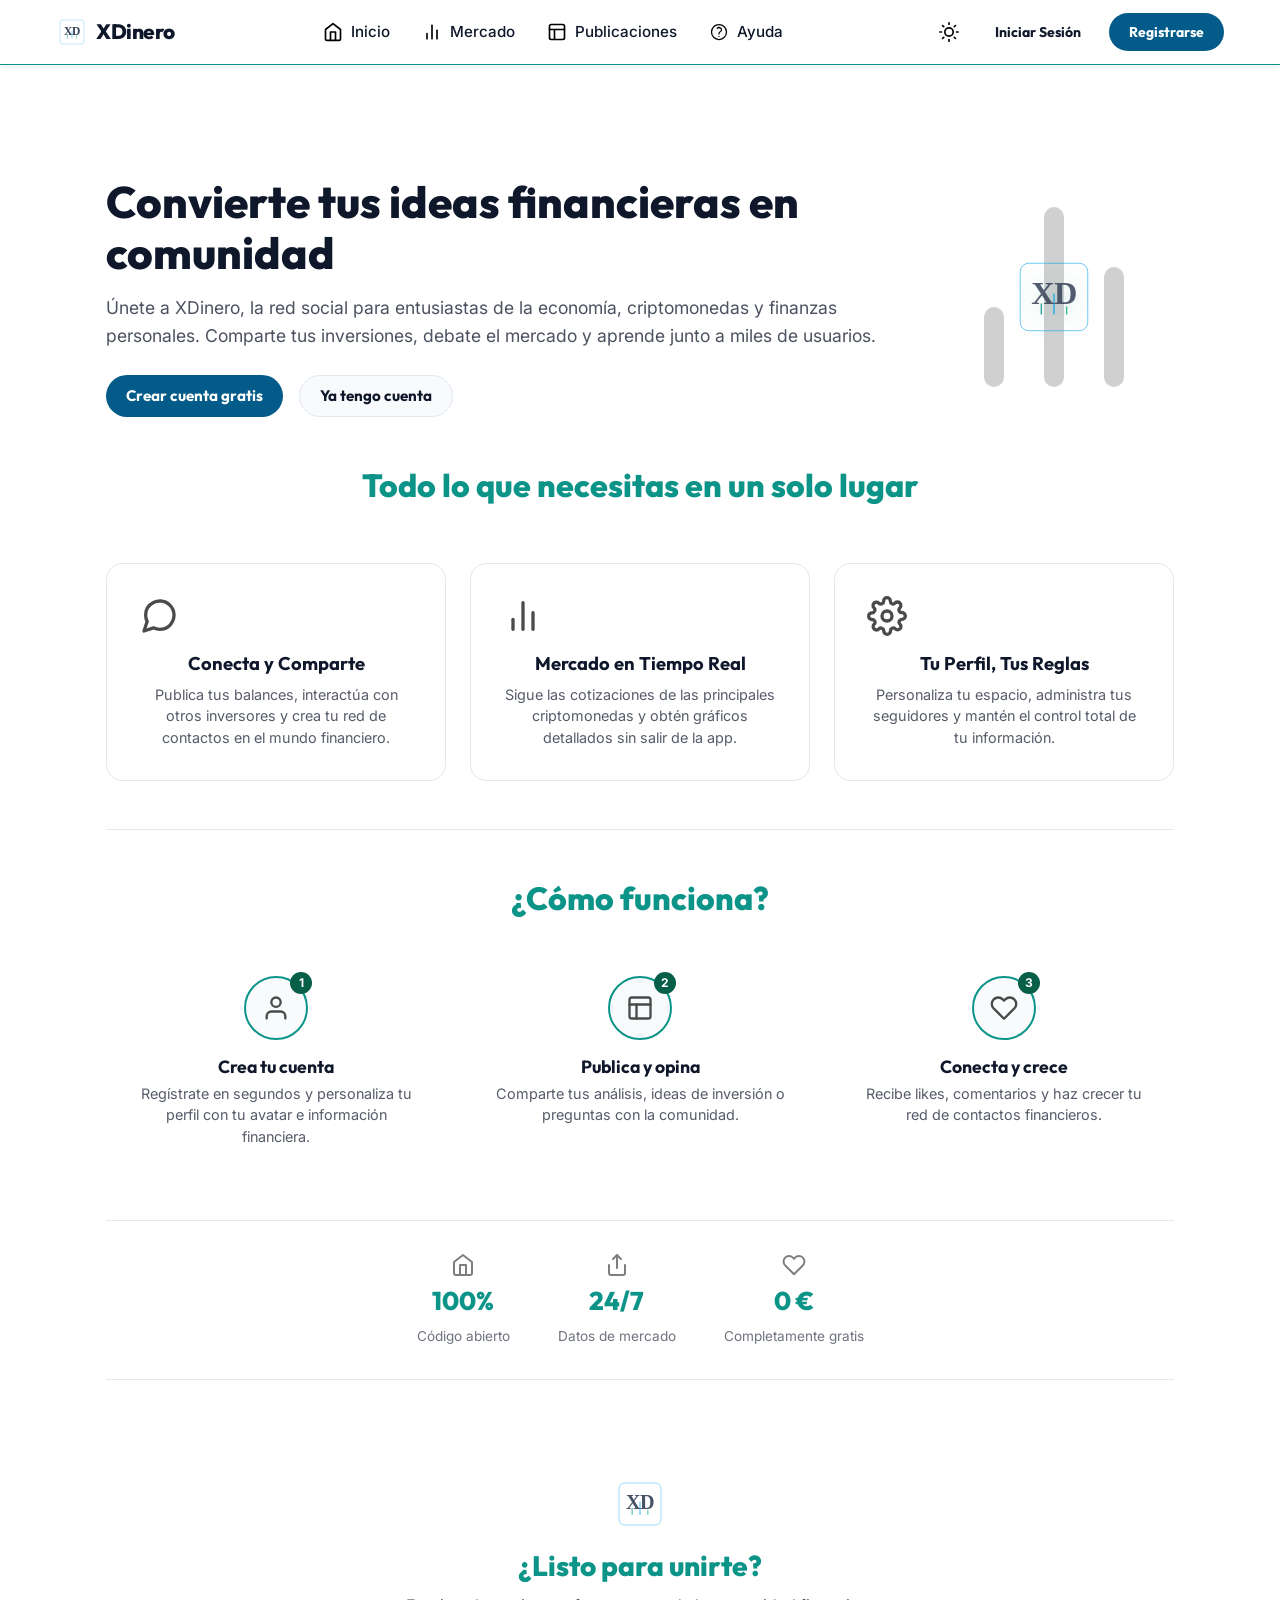
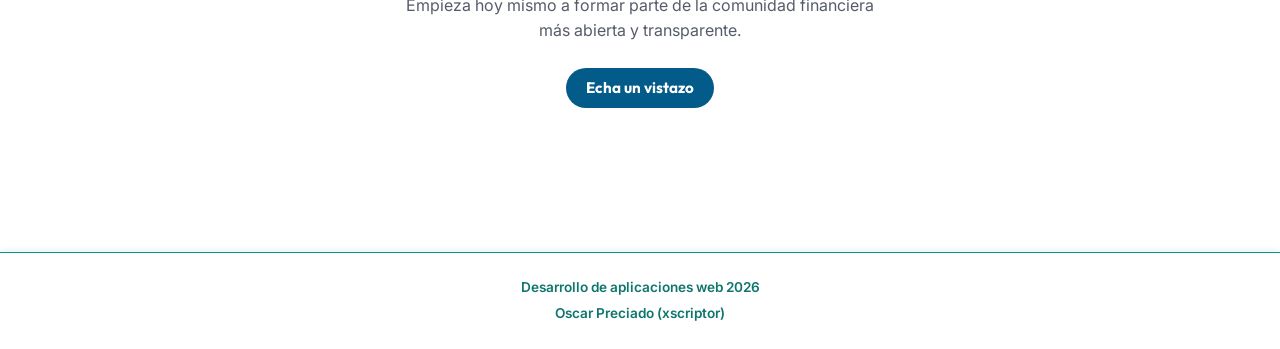
<file: frontend/index.html>
<!DOCTYPE html>
<html lang="es">
<head>
    <meta charset="UTF-8">
    <meta name="viewport" content="width=device-width, initial-scale=1.0">
    <meta name="description" content="Feed principal de XDinero — Red social financiera">
    <title>Inicio — XDinero</title>

    <!-- Google Fonts -->
    <link rel="preconnect" href="https://fonts.googleapis.com">
    <link rel="preconnect" href="https://fonts.gstatic.com" crossorigin>
    <link href="https://fonts.googleapis.com/css2?family=Inter:wght@400;500;600;700&family=Outfit:wght@500;600;700;800&display=swap" rel="stylesheet">

    <!-- Favicon -->
    <link rel="icon" type="image/x-icon" href="img/logo.svg">

    <!-- CSS -->
    <link rel="stylesheet" href="css/estilos.css">
    
    <!-- CSS Responsive -->
    <link rel="stylesheet" href="css/moviles.css" media="screen and (max-width: 768px)">
    <link rel="stylesheet" href="css/tablets.css" media="screen and (min-width: 769px) and (max-width: 1024px)">
    <link rel="stylesheet" href="css/escritorio.css" media="screen and (min-width: 769px)">
    <link rel="stylesheet" href="css/grandes.css" media="screen and (min-width: 1440px)">
</head>
<body>

    <!--  ENCABEZADO  -->
    <header class="xd-encabezado">
        <nav class="xd-nav">
            <a href="index.html" class="xd-nav-logo">
                <img src="img/logo.svg" alt="XDinero Logo">
                <span class="xd-nav-logo-texto">XDinero</span>
            </a>

            <div class="xd-nav-enlaces">
                <a href="inicio.html" class="xd-nav-enlace activo">
                    <img src="img/inicio.svg" alt="Inicio">
                    <span>Inicio</span>
                </a>
                <a href="mercado.html" class="xd-nav-enlace">
                    <img src="img/grafico.svg" alt="Mercado">
                    <span>Mercado</span>
                </a>
                <a href="publicaciones.html" class="xd-nav-enlace">
                    <img src="img/publicaciones.svg" alt="Publicaciones">
                    <span>Publicaciones</span>
                </a>
                <a href="ayuda.html" class="xd-nav-enlace">
                    <img src="img/ayuda.svg" alt="Ayuda">
                    <span>Ayuda</span>
                </a>
                <a href="admin.html" class="xd-nav-enlace xd-oculto" id="enlace-admin">
                    <img src="img/ajustes.svg" alt="Admin">
                    <span>Admin</span>
                </a>
            </div>

            <div class="xd-nav-acciones">
                <button class="xd-boton-tema" id="boton-tema" title="Cambiar tema">
                    <img src="img/tema.svg" alt="Tema">
                </button>
                <div id="nav-acciones">
                    <!-- Se inyecta info de usuario (Aplicacion.js) -->
                </div>
                <button class="xd-boton-menu" id="boton-menu" aria-label="Abrir menú">
                    <img src="img/menu.svg" alt="Menú">
                </button>
            </div>
        </nav>

        <div class="xd-menu-movil" id="menu-movil">
            <a href="inicio.html" class="xd-nav-enlace activo">
                <img src="img/inicio.svg" alt="Inicio">
                <span>Inicio</span>
            </a>
            <a href="mercado.html" class="xd-nav-enlace">
                <img src="img/grafico.svg" alt="Mercado">
                <span>Mercado</span>
            </a>
            <a href="publicaciones.html" class="xd-nav-enlace">
                <img src="img/publicaciones.svg" alt="Publicaciones">
                <span>Publicaciones</span>
            </a>
            <a href="ayuda.html" class="xd-nav-enlace">
                <img src="img/ayuda.svg" alt="Ayuda">
                <span>Ayuda</span>
            </a>
            <button class="xd-boton-tema" id="boton-tema-movil" title="Cambiar tema" style="justify-content: flex-start; width: auto; padding: 0.75rem 1rem; border-radius: 0.5rem; gap: 0.5rem;">
                <img src="img/tema.svg" alt="Tema">
                <span style="font-size: 0.95rem; font-weight: 500;">Cambiar tema</span>
            </button>
            <div id="menu-movil-acciones"></div>
        </div>
    </header>

    <!--  CONTENIDO PRINCIPAL (LANDING)  -->
    <main class="landing-contenedor">
        <section class="landing-hero">
            <div class="landing-textos">
                <h1 class="landing-titulo">Convierte tus ideas financieras en comunidad</h1>
                <p class="landing-subtitulo">Únete a XDinero, la red social para entusiastas de la economía, criptomonedas y finanzas personales. Comparte tus inversiones, debate el mercado y aprende junto a miles de usuarios.</p>
                <div class="landing-botones">
                    <a href="registro.html" class="xd-boton xd-boton-primario" aria-label="Crear cuenta gratis — registro de nuevo usuario">Crear cuenta gratis</a>
                    <a href="iniciar-sesion.html" class="xd-boton xd-boton-secundario">Ya tengo cuenta</a>
                </div>
            </div>
            <div class="landing-grafico">
                <div class="landing-hero-icono" aria-hidden="true">
                    <img src="img/grafico.svg" alt="" class="landing-icono-principal">
                    <img src="img/logo.svg" alt="" class="landing-icono-logo">
                </div>
            </div>
        </section>
        <!-- === SECCIÓN: CARACTERÍSTICAS PRINCIPALES === -->
        <section class="landing-features">
            <h2 class="landing-seccion-titulo">Todo lo que necesitas en un solo lugar</h2>
            <div class="feature-tarjeta">
                <img src="img/comentario.svg" alt="">
                <h3>Conecta y Comparte</h3>
                <p>Publica tus balances, interactúa con otros inversores y crea tu red de contactos en el mundo financiero.</p>
            </div>
            <div class="feature-tarjeta">
                <img src="img/grafico.svg" alt="">
                <h3>Mercado en Tiempo Real</h3>
                <p>Sigue las cotizaciones de las principales criptomonedas y obtén gráficos detallados sin salir de la app.</p>
            </div>
            <div class="feature-tarjeta">
                <img src="img/ajustes.svg" alt="">
                <h3>Tu Perfil, Tus Reglas</h3>
                <p>Personaliza tu espacio, administra tus seguidores y mantén el control total de tu información.</p>
            </div>
        </section>

        <!-- === SECCIÓN: CÓMO FUNCIONA === -->
        <section class="landing-como-funciona">
            <h2 class="landing-seccion-titulo">¿Cómo funciona?</h2>
            <div class="landing-pasos">
                <div class="landing-paso">
                    <div class="landing-paso-icono" aria-hidden="true">
                        <img src="img/usuario.svg" alt="">
                        <span class="landing-paso-numero">1</span>
                    </div>
                    <h3>Crea tu cuenta</h3>
                    <p>Regístrate en segundos y personaliza tu perfil con tu avatar e información financiera.</p>
                </div>
                <div class="landing-paso">
                    <div class="landing-paso-icono" aria-hidden="true">
                        <img src="img/publicaciones.svg" alt="">
                        <span class="landing-paso-numero">2</span>
                    </div>
                    <h3>Publica y opina</h3>
                    <p>Comparte tus análisis, ideas de inversión o preguntas con la comunidad.</p>
                </div>
                <div class="landing-paso">
                    <div class="landing-paso-icono" aria-hidden="true">
                        <img src="img/me-gusta.svg" alt="">
                        <span class="landing-paso-numero">3</span>
                    </div>
                    <h3>Conecta y crece</h3>
                    <p>Recibe likes, comentarios y haz crecer tu red de contactos financieros.</p>
                </div>
            </div>
        </section>

        <!-- === SECCIÓN: ESTADÍSTICAS === -->
        <section class="landing-stats">
            <div class="landing-stat">
                <img src="img/inicio.svg" alt="" aria-hidden="true">
                <span class="landing-stat-numero">100%</span>
                <span class="landing-stat-etiqueta">Código abierto</span>
            </div>
            <div class="landing-stat">
                <img src="img/compartir.svg" alt="" aria-hidden="true">
                <span class="landing-stat-numero">24/7</span>
                <span class="landing-stat-etiqueta">Datos de mercado</span>
            </div>
            <div class="landing-stat">
                <img src="img/me-gusta.svg" alt="" aria-hidden="true">
                <span class="landing-stat-numero">0 €</span>
                <span class="landing-stat-etiqueta">Completamente gratis</span>
            </div>
        </section>

        <!-- === SECCIÓN: CTA FINAL === -->
        <section class="landing-cta">
            <img src="img/logo.svg" alt="" class="landing-cta-logo" aria-hidden="true">
            <h2>¿Listo para unirte?</h2>
            <p>Empieza hoy mismo a formar parte de la comunidad financiera más abierta y transparente.</p>
            <a href="inicio.html" class="xd-boton xd-boton-primario">Echa un vistazo</a>
        </section>
    </main>

    <!--  FOOTER  -->
    <footer class="xd-footer">
        <p class="xd-footer-linea"><a href="https://github.com/xscriptor/XDinero" target="_blank" rel="noopener noreferrer">Desarrollo de aplicaciones web 2026</a></p>
        <p><a href="https://www.github.com/xscriptor" target="_blank" rel="noopener noreferrer">Oscar Preciado (xscriptor)</a></p>
    </footer>

    <!--  SCRIPTS  -->
    <script src="https://code.jquery.com/jquery-3.7.1.min.js"></script>
    <script src="javascript/configuracion.js"></script>
    <script src="javascript/modelos.js"></script>
    <script src="javascript/ajax.js"></script>
    <script src="javascript/aplicacion.js"></script>
    <script>
        // Redirigir al feed si el usuario ya está autenticado
        document.addEventListener('DOMContentLoaded', () => {
            if (Aplicacion.usuario) {
                window.location.href = 'inicio.html';
            }
        });
    </script>

</body>
</html>
</file>
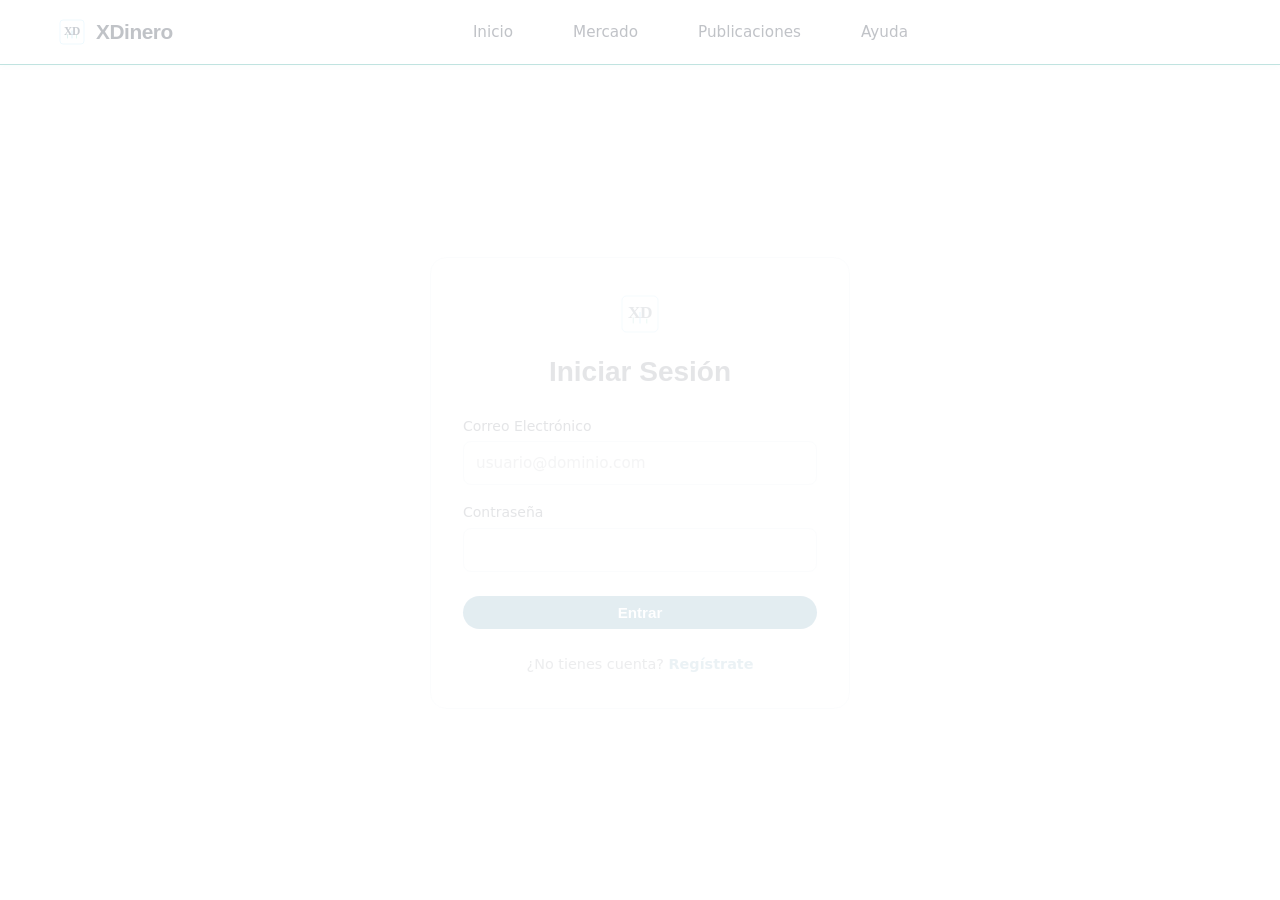
<file: frontend/admin.html>
<!DOCTYPE html>
<html lang="es">
<head>
    <meta charset="UTF-8">
    <meta name="viewport" content="width=device-width, initial-scale=1.0">
    <meta name="description" content="Panel de Administración — XDinero">
    <title>Administración — XDinero</title>

    <!-- Google Fonts -->
    <link rel="preconnect" href="https://fonts.googleapis.com">
    <link rel="preconnect" href="https://fonts.gstatic.com" crossorigin>
    <link href="https://fonts.googleapis.com/css2?family=Inter:wght@400;500;600;700&family=Outfit:wght@500;600;700;800&display=swap" rel="stylesheet">

    <!-- Favicon -->
    <link rel="icon" type="image/x-icon" href="img/logo.svg">

    <!-- CSS -->
    <link rel="stylesheet" href="css/estilos.css">
    <link rel="stylesheet" href="css/moviles.css" media="screen and (max-width: 768px)">
    <link rel="stylesheet" href="css/tablets.css" media="screen and (min-width: 769px) and (max-width: 1024px)">
    <link rel="stylesheet" href="css/escritorio.css" media="screen and (min-width: 769px)">
    <link rel="stylesheet" href="css/grandes.css" media="screen and (min-width: 1440px)">
</head>
<body>

    <!--  ENCABEZADO  -->
    <header class="xd-encabezado">
        <nav class="xd-nav">
            <a href="index.html" class="xd-nav-logo">
                <img src="img/logo.svg" alt="XDinero Logo">
                <span class="xd-nav-logo-texto">XDinero</span>
            </a>
            <div class="xd-nav-enlaces">
                <a href="inicio.html" class="xd-nav-enlace">
                    <img src="img/inicio.svg" alt="" aria-hidden="true"><span>Inicio</span>
                </a>
                <a href="mercado.html" class="xd-nav-enlace">
                    <img src="img/grafico.svg" alt="" aria-hidden="true"><span>Mercado</span>
                </a>
                <a href="publicaciones.html" class="xd-nav-enlace">
                    <img src="img/publicaciones.svg" alt="" aria-hidden="true"><span>Publicaciones</span>
                </a>
                <a href="ayuda.html" class="xd-nav-enlace">
                    <img src="img/ayuda.svg" alt="" aria-hidden="true"><span>Ayuda</span>
                </a>
                <a href="admin.html" class="xd-nav-enlace activo" id="enlace-admin">
                    <img src="img/ajustes.svg" alt="" aria-hidden="true"><span>Admin</span>
                </a>
            </div>
            <div class="xd-nav-acciones">
                <button class="xd-boton-tema" id="boton-tema" title="Cambiar tema">
                    <img src="img/tema.svg" alt="" aria-hidden="true">
                </button>
                <div id="nav-acciones"></div>
                <button class="xd-boton-menu" id="boton-menu" aria-label="Abrir menú">
                    <img src="img/menu.svg" alt="" aria-hidden="true">
                </button>
            </div>
        </nav>
        <div class="xd-menu-movil" id="menu-movil">
            <a href="inicio.html" class="xd-nav-enlace"><img src="img/inicio.svg" alt="" aria-hidden="true"><span>Inicio</span></a>
            <a href="mercado.html" class="xd-nav-enlace"><img src="img/grafico.svg" alt="" aria-hidden="true"><span>Mercado</span></a>
            <a href="publicaciones.html" class="xd-nav-enlace"><img src="img/publicaciones.svg" alt="" aria-hidden="true"><span>Publicaciones</span></a>
            <a href="ayuda.html" class="xd-nav-enlace"><img src="img/ayuda.svg" alt="" aria-hidden="true"><span>Ayuda</span></a>
            <a href="admin.html" class="xd-nav-enlace activo"><img src="img/ajustes.svg" alt="" aria-hidden="true"><span>Admin</span></a>
            <button class="xd-boton-tema" id="boton-tema-movil" title="Cambiar tema" style="justify-content: flex-start; width: auto; padding: 0.75rem 1rem; border-radius: 0.5rem; gap: 0.5rem;">
                <img src="img/tema.svg" alt="" aria-hidden="true"><span style="font-size: 0.95rem; font-weight: 500;">Cambiar tema</span>
            </button>
            <div id="menu-movil-acciones"></div>
        </div>
    </header>

    <!--  CONTENIDO PRINCIPAL  -->
    <main class="admin-contenedor">
        <h1 class="admin-titulo">Panel de Administración</h1>

        <!-- Cargando -->
        <div id="admin-cargando" class="xd-cargando-contenedor">
            <div class="xd-cargando xd-cargando-grande"></div>
        </div>

        <!-- Dashboard -->
        <div id="admin-dashboard" class="xd-oculto">
            <div class="admin-layout">
                <aside class="xd-tarjeta admin-aside" aria-labelledby="admin-aside-titulo">
                    <div class="admin-aside-cabecera">
                        <img src="img/ajustes.svg" alt="" aria-hidden="true">
                        <h2 class="admin-aside-titulo" id="admin-aside-titulo">Accesos rápidos</h2>
                    </div>
                    <nav class="admin-aside-nav" aria-label="Ir a las tablas de administración">
                        <ul class="admin-aside-lista">
                            <li>
                                <a class="admin-aside-enlace" href="#seccion-tabla-usuarios">
                                    <img src="img/usuario.svg" alt="" aria-hidden="true">
                                    <span>Tabla de usuarios</span>
                                </a>
                            </li>
                            <li>
                                <a class="admin-aside-enlace" href="#seccion-tabla-publicaciones">
                                    <img src="img/publicaciones.svg" alt="" aria-hidden="true">
                                    <span>Tabla de publicaciones</span>
                                </a>
                            </li>
                        </ul>
                    </nav>
                </aside>

                <div class="admin-paneles">
                    <!-- Tarjetas de estadísticas -->
                    <section class="admin-stats" aria-label="Estadísticas generales">
                        <div class="xd-tarjeta admin-stat-tarjeta">
                            <span class="admin-stat-numero" id="stat-total-usuarios">0</span>
                            <span class="admin-stat-etiqueta">Usuarios</span>
                        </div>
                        <div class="xd-tarjeta admin-stat-tarjeta">
                            <span class="admin-stat-numero" id="stat-total-publicaciones">0</span>
                            <span class="admin-stat-etiqueta">Publicaciones</span>
                        </div>
                        <div class="xd-tarjeta admin-stat-tarjeta">
                            <span class="admin-stat-numero" id="stat-total-comentarios">0</span>
                            <span class="admin-stat-etiqueta">Comentarios</span>
                        </div>
                        <div class="xd-tarjeta admin-stat-tarjeta">
                            <span class="admin-stat-numero" id="stat-total-likes">0</span>
                            <span class="admin-stat-etiqueta">Me gusta</span>
                        </div>
                        <div class="xd-tarjeta admin-stat-tarjeta">
                            <span class="admin-stat-numero" id="stat-nuevos-hoy">0</span>
                            <span class="admin-stat-etiqueta">Nuevos hoy</span>
                        </div>
                    </section>

                    <!-- Gráfico SVG de actividad 7 días -->
                    <section class="xd-tarjeta admin-seccion-grafico" aria-label="Actividad semanal">
                        <h2 class="admin-seccion-titulo">Actividad últimos 7 días</h2>
                        <div class="admin-grafico-contenedor">
                            <svg id="grafico-actividad" class="admin-grafico-svg" viewBox="0 0 700 250" preserveAspectRatio="xMidYMid meet" role="img" aria-label="Gráfico de barras de actividad semanal"></svg>
                            <div class="admin-grafico-leyenda">
                                <span class="admin-leyenda-item"><span class="admin-leyenda-color" style="background: var(--color-primario);"></span> Usuarios</span>
                                <span class="admin-leyenda-item"><span class="admin-leyenda-color" style="background: var(--color-acento);"></span> Publicaciones</span>
                            </div>
                        </div>
                    </section>

                    <!-- Rankings -->
                    <div class="admin-rankings">
                        <!-- Top usuarios -->
                        <section class="xd-tarjeta admin-seccion-ranking" aria-label="Usuarios más activos">
                            <h2 class="admin-seccion-titulo">Top 5 Usuarios Más Activos</h2>
                            <div id="ranking-usuarios" class="admin-lista-ranking"></div>
                        </section>

                        <!-- Top publicaciones -->
                        <section class="xd-tarjeta admin-seccion-ranking" aria-label="Publicaciones más populares">
                            <h2 class="admin-seccion-titulo">Top 5 Publicaciones</h2>
                            <div id="ranking-publicaciones" class="admin-lista-ranking"></div>
                        </section>
                    </div>

                    <hr class="admin-separador" aria-hidden="true">

                    <!-- Gestión de Usuarios -->
                    <section class="xd-tarjeta admin-seccion-crud" id="seccion-tabla-usuarios" tabindex="-1" aria-label="Gestión de usuarios">
                        <div class="admin-seccion-cabecera">
                            <h2 class="admin-seccion-titulo">Gestión de Usuarios</h2>
                            <button class="xd-boton xd-boton-primario" id="btn-crear-usuario">+ Crear Usuario</button>
                        </div>
                        <div class="admin-filtro" role="search" aria-label="Buscar en tabla de usuarios">
                            <label for="filtro-usuarios" class="xd-solo-lectores">Buscar usuarios por nombre o correo</label>
                            <input type="search" id="filtro-usuarios" class="xd-entrada admin-filtro-entrada" placeholder="Buscar por usuario o correo" autocomplete="off" spellcheck="false">
                        </div>
                        <div class="admin-tabla-contenedor">
                            <table class="admin-tabla" aria-label="Lista de usuarios">
                                <thead>
                                    <tr>
                                        <th scope="col">ID</th>
                                        <th scope="col">Usuario</th>
                                        <th scope="col">Correo</th>
                                        <th scope="col">Rol</th>
                                        <th scope="col">Acciones</th>
                                    </tr>
                                </thead>
                                <tbody id="tabla-usuarios-body"></tbody>
                            </table>
                        </div>
                        <div class="admin-paginacion" id="paginacion-usuarios"></div>
                    </section>

                    <hr class="admin-separador admin-separador-tablas" aria-hidden="true">

                    <!-- Gestión de Publicaciones -->
                    <section class="xd-tarjeta admin-seccion-crud" id="seccion-tabla-publicaciones" tabindex="-1" aria-label="Gestión de publicaciones">
                        <h2 class="admin-seccion-titulo">Gestión de Publicaciones</h2>
                        <div class="admin-filtro" role="search" aria-label="Buscar en tabla de publicaciones">
                            <label for="filtro-publicaciones" class="xd-solo-lectores">Buscar publicaciones por contenido o autor</label>
                            <input type="search" id="filtro-publicaciones" class="xd-entrada admin-filtro-entrada" placeholder="Buscar por contenido o autor" autocomplete="off" spellcheck="false">
                        </div>
                        <div class="admin-tabla-contenedor">
                            <table class="admin-tabla" aria-label="Lista de publicaciones">
                                <thead>
                                    <tr>
                                        <th scope="col">ID</th>
                                        <th scope="col">Autor</th>
                                        <th scope="col">Contenido</th>
                                        <th scope="col">Fecha</th>
                                        <th scope="col">Acciones</th>
                                    </tr>
                                </thead>
                                <tbody id="tabla-publicaciones-body"></tbody>
                            </table>
                        </div>
                        <div class="admin-paginacion" id="paginacion-publicaciones"></div>
                    </section>
                </div>
            </div>
        </div>
    </main>

    <!-- Modal Crear / Editar Usuario -->
    <div class="xd-modal-overlay xd-oculto" id="modal-usuario">
        <div class="xd-modal">
            <h3 class="xd-modal-titulo" id="modal-usuario-titulo">Crear Usuario</h3>
            <form id="formulario-usuario" class="autenticacion-formulario" novalidate>
                <div class="autenticacion-campo">
                    <label for="modal-nombre" class="xd-etiqueta">Nombre de usuario</label>
                    <input type="text" id="modal-nombre" class="xd-entrada" required>
                </div>
                <div class="autenticacion-campo">
                    <label for="modal-correo" class="xd-etiqueta">Correo</label>
                    <input type="email" id="modal-correo" class="xd-entrada" required>
                </div>
                <div class="autenticacion-campo" id="campo-contrasena-modal">
                    <label for="modal-contrasena" class="xd-etiqueta">Contraseña</label>
                    <input type="password" id="modal-contrasena" class="xd-entrada">
                </div>
                <div class="autenticacion-campo">
                    <label for="modal-rol" class="xd-etiqueta">Rol</label>
                    <select id="modal-rol" class="xd-entrada">
                        <option value="usuario">Usuario</option>
                        <option value="admin">Administrador</option>
                    </select>
                </div>
                <div class="xd-modal-acciones">
                    <button type="button" class="xd-boton xd-boton-fantasma" id="btn-cancelar-modal-usuario">Cancelar</button>
                    <button type="submit" class="xd-boton xd-boton-primario" id="btn-guardar-usuario">Guardar</button>
                </div>
            </form>
        </div>
    </div>

    <!--  FOOTER  -->
    <footer class="xd-footer">
        <p class="xd-footer-linea"><a href="https://github.com/xscriptor/XDinero" target="_blank" rel="noopener noreferrer">Desarrollo de aplicaciones web 2026</a></p>
        <p><a href="https://www.github.com/xscriptor" target="_blank" rel="noopener noreferrer">Oscar Preciado (xscriptor)</a></p>
    </footer>

    <!--  SCRIPTS  -->
    <script src="https://code.jquery.com/jquery-3.7.1.min.js"></script>
    <script src="javascript/configuracion.js"></script>
    <script src="javascript/modelos.js"></script>
    <script src="javascript/ajax.js"></script>
    <script src="javascript/validaciones.js"></script>
    <script src="javascript/servicios/ajax/admin.js"></script>
    <script src="javascript/aplicacion.js"></script>
    <script src="javascript/admin.js"></script>
</body>
</html>
</file>
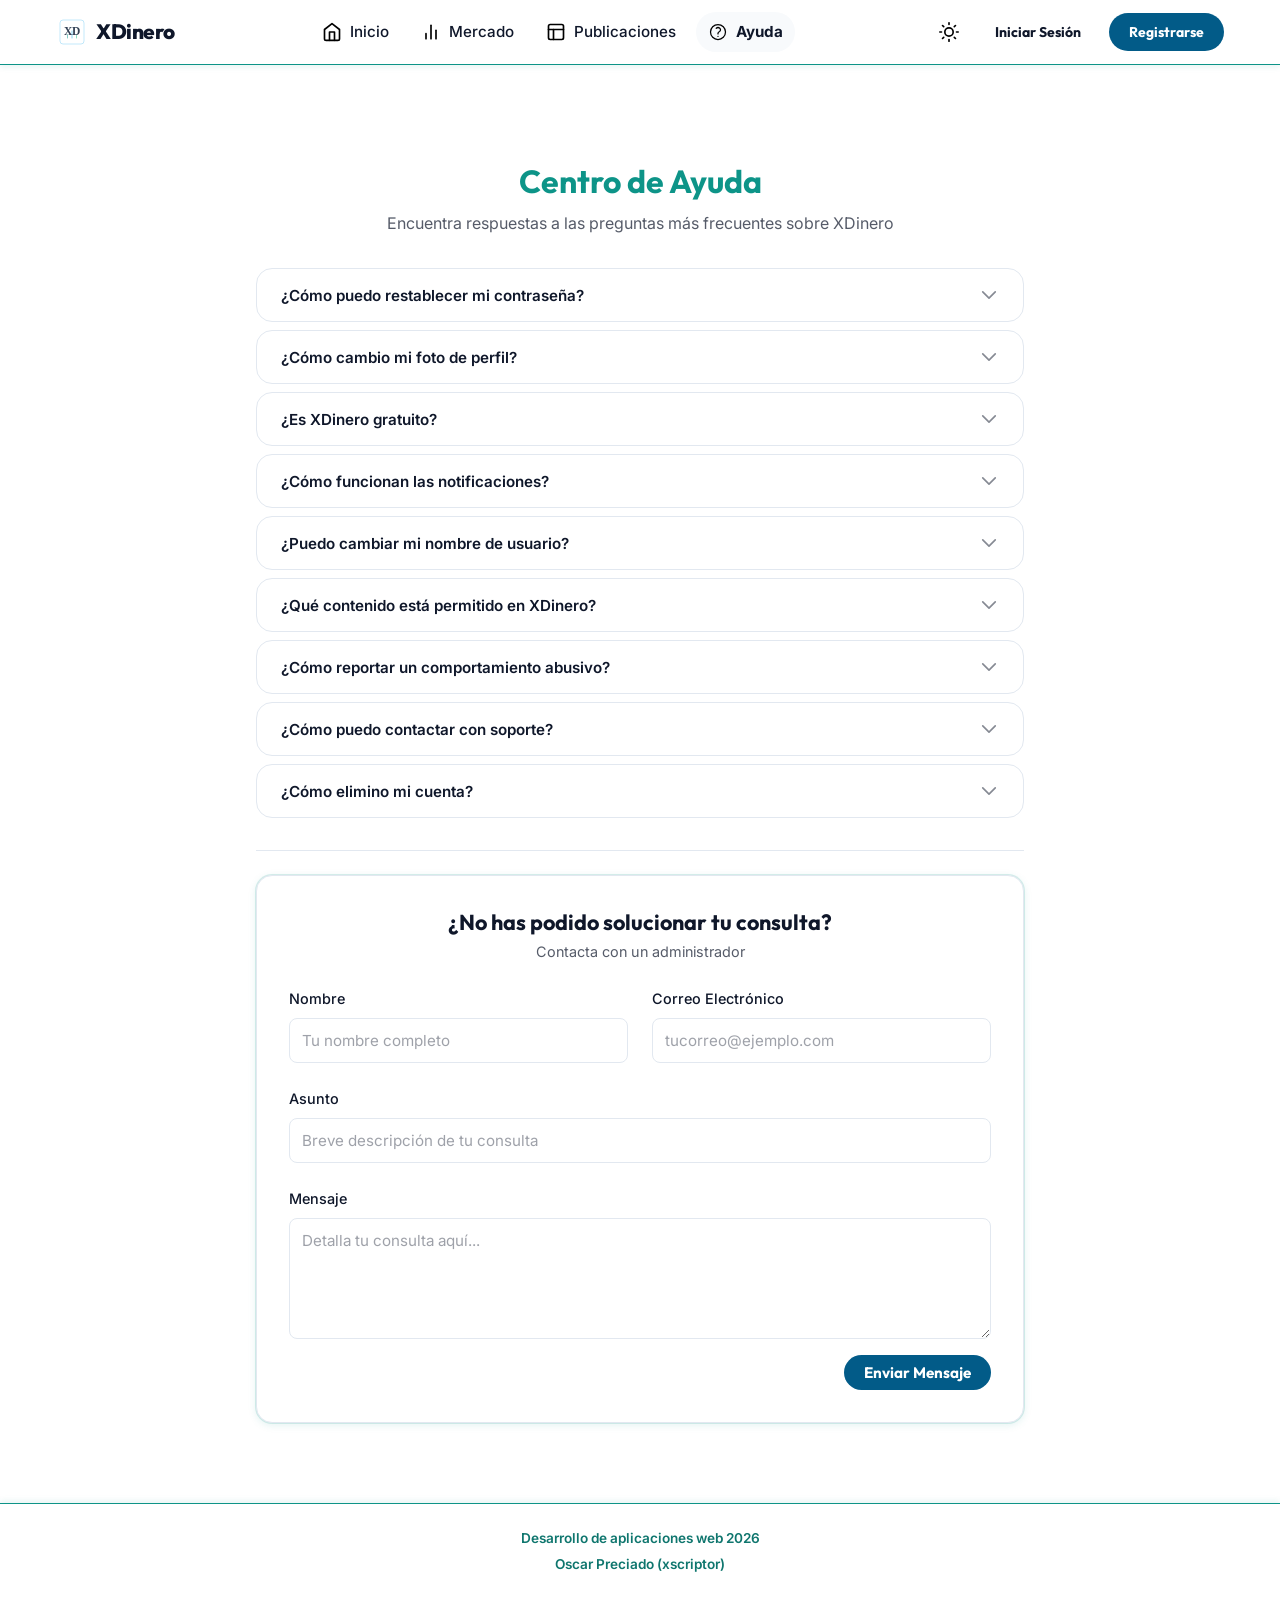
<file: frontend/ayuda.html>
<!DOCTYPE html>
<html lang="es">
<head>
    <meta charset="UTF-8">
    <meta name="viewport" content="width=device-width, initial-scale=1.0">
    <meta name="description" content="Centro de Ayuda — Preguntas frecuentes y contacto en XDinero">
    <title>Ayuda — XDinero</title>

    <!-- Google Fonts -->
    <link rel="preconnect" href="https://fonts.googleapis.com">
    <link rel="preconnect" href="https://fonts.gstatic.com" crossorigin>
    <link href="https://fonts.googleapis.com/css2?family=Inter:wght@400;500;600;700&family=Outfit:wght@500;600;700;800&display=swap" rel="stylesheet">

    <!-- Favicon -->
    <link rel="icon" type="image/x-icon" href="img/logo.svg">

    <!-- CSS -->
    <link rel="stylesheet" href="css/estilos.css">
    <link rel="stylesheet" href="css/moviles.css" media="screen and (max-width: 768px)">
    <link rel="stylesheet" href="css/tablets.css" media="screen and (min-width: 769px) and (max-width: 1024px)">
    <link rel="stylesheet" href="css/escritorio.css" media="screen and (min-width: 769px)">
    <link rel="stylesheet" href="css/grandes.css" media="screen and (min-width: 1440px)">
</head>
<body>

    <!--  ENCABEZADO  -->
    <header class="xd-encabezado">
        <nav class="xd-nav">
            <a href="index.html" class="xd-nav-logo">
                <img src="img/logo.svg" alt="XDinero Logo">
                <span class="xd-nav-logo-texto">XDinero</span>
            </a>

            <div class="xd-nav-enlaces">
                <a href="inicio.html" class="xd-nav-enlace">
                    <img src="img/inicio.svg" alt="Inicio">
                    <span>Inicio</span>
                </a>
                <a href="mercado.html" class="xd-nav-enlace">
                    <img src="img/grafico.svg" alt="Mercado">
                    <span>Mercado</span>
                </a>
                <a href="publicaciones.html" class="xd-nav-enlace">
                    <img src="img/publicaciones.svg" alt="Publicaciones">
                    <span>Publicaciones</span>
                </a>
                <a href="ayuda.html" class="xd-nav-enlace activo">
                    <img src="img/ayuda.svg" alt="Ayuda">
                    <span>Ayuda</span>
                </a>
                <a href="admin.html" class="xd-nav-enlace xd-oculto" id="enlace-admin">
                    <img src="img/ajustes.svg" alt="Admin">
                    <span>Admin</span>
                </a>
            </div>

            <div class="xd-nav-acciones">
                <button class="xd-boton-tema" id="boton-tema" title="Cambiar tema">
                    <img src="img/tema.svg" alt="Tema">
                </button>
                <div id="nav-acciones"></div>
                <button class="xd-boton-menu" id="boton-menu" aria-label="Abrir menú">
                    <img src="img/menu.svg" alt="Menú">
                </button>
            </div>
        </nav>

        <div class="xd-menu-movil" id="menu-movil">
            <a href="inicio.html" class="xd-nav-enlace">
                <img src="img/inicio.svg" alt="Inicio">
                <span>Inicio</span>
            </a>
            <a href="mercado.html" class="xd-nav-enlace">
                <img src="img/grafico.svg" alt="Mercado">
                <span>Mercado</span>
            </a>
            <a href="publicaciones.html" class="xd-nav-enlace">
                <img src="img/publicaciones.svg" alt="Publicaciones">
                <span>Publicaciones</span>
            </a>
            <a href="ayuda.html" class="xd-nav-enlace activo">
                <img src="img/ayuda.svg" alt="Ayuda">
                <span>Ayuda</span>
            </a>
            <button class="xd-boton-tema" id="boton-tema-movil" title="Cambiar tema" style="justify-content: flex-start; width: auto; padding: 0.75rem 1rem; border-radius: 0.5rem; gap: 0.5rem;">
                <img src="img/tema.svg" alt="Tema">
                <span style="font-size: 0.95rem; font-weight: 500;">Cambiar tema</span>
            </button>
            <div id="menu-movil-acciones"></div>
        </div>
    </header>

    <!--  CONTENIDO PRINCIPAL  -->
    <main class="ayuda-contenedor">

        <!-- Encabezado de la sección -->
        <header class="ayuda-encabezado">
            <h1 class="ayuda-titulo">Centro de Ayuda</h1>
            <p class="ayuda-subtitulo">Encuentra respuestas a las preguntas más frecuentes sobre XDinero</p>
        </header>

        <!--  PREGUNTAS FRECUENTES  -->
        <section class="ayuda-preguntas" aria-label="Preguntas Frecuentes" id="lista-preguntas">
            <!-- Se genera dinámicamente desde ayuda.js -->
        </section>

        <hr class="ayuda-separador">

        <!--  FORMULARIO DE CONTACTO  -->
        <section class="xd-tarjeta ayuda-contacto" aria-labelledby="titulo-contacto">
            <div class="ayuda-contacto-titulo">
                <h2 id="titulo-contacto">¿No has podido solucionar tu consulta?</h2>
                <p>Contacta con un administrador</p>
            </div>

            <!-- Mensaje de éxito (oculto por defecto) -->
            <div class="ayuda-contacto-exito xd-oculto" id="contacto-exito">
                <p class="ayuda-contacto-exito-titulo">¡Mensaje enviado correctamente!</p>
                <p class="ayuda-contacto-exito-detalle">Nos pondremos en contacto contigo pronto.</p>
                <button type="button" class="xd-boton xd-boton-fantasma" id="btn-otro-mensaje">Enviar otro mensaje</button>
            </div>

            <!-- Formulario -->
            <form id="formulario-contacto" novalidate>
                <div class="ayuda-form-grid">
                    <div class="ayuda-campo">
                        <label for="contacto-nombre">Nombre</label>
                        <input type="text" id="contacto-nombre" name="nombre" class="xd-entrada" placeholder="Tu nombre completo" autocomplete="name">
                    </div>

                    <div class="ayuda-campo">
                        <label for="contacto-email">Correo Electrónico</label>
                        <input type="email" id="contacto-email" name="email" class="xd-entrada" placeholder="tucorreo@ejemplo.com" autocomplete="email">
                    </div>

                    <div class="ayuda-campo ayuda-campo-completo">
                        <label for="contacto-asunto">Asunto</label>
                        <input type="text" id="contacto-asunto" name="asunto" class="xd-entrada" placeholder="Breve descripción de tu consulta">
                    </div>

                    <div class="ayuda-campo ayuda-campo-completo">
                        <label for="contacto-mensaje">Mensaje</label>
                        <textarea id="contacto-mensaje" name="mensaje" class="xd-entrada" rows="5" placeholder="Detalla tu consulta aquí..." style="resize: vertical;"></textarea>
                    </div>
                </div>

                <div class="ayuda-form-acciones">
                    <button type="submit" class="xd-boton xd-boton-primario" id="btn-enviar-contacto">
                        Enviar Mensaje
                    </button>
                </div>
            </form>
        </section>

    </main>

    <!--  TOAST  -->
    <div class="xd-toast-contenedor" id="toast-contenedor"></div>

    <!--  FOOTER  -->
    <footer class="xd-footer">
        <p class="xd-footer-linea"><a href="https://github.com/xscriptor/XDinero" target="_blank" rel="noopener noreferrer">Desarrollo de aplicaciones web 2026</a></p>
        <p><a href="https://www.github.com/xscriptor" target="_blank" rel="noopener noreferrer">Oscar Preciado (xscriptor)</a></p>
    </footer>

    <!--  SCRIPTS  -->
    <script src="https://code.jquery.com/jquery-3.7.1.min.js"></script>
    <script src="javascript/configuracion.js"></script>
    <script src="javascript/modelos.js"></script>
    <script src="javascript/ajax.js"></script>
    <script src="javascript/validaciones.js"></script>
    <script src="javascript/aplicacion.js"></script>
    <script src="javascript/ayuda.js"></script>
</body>
</html>
</file>
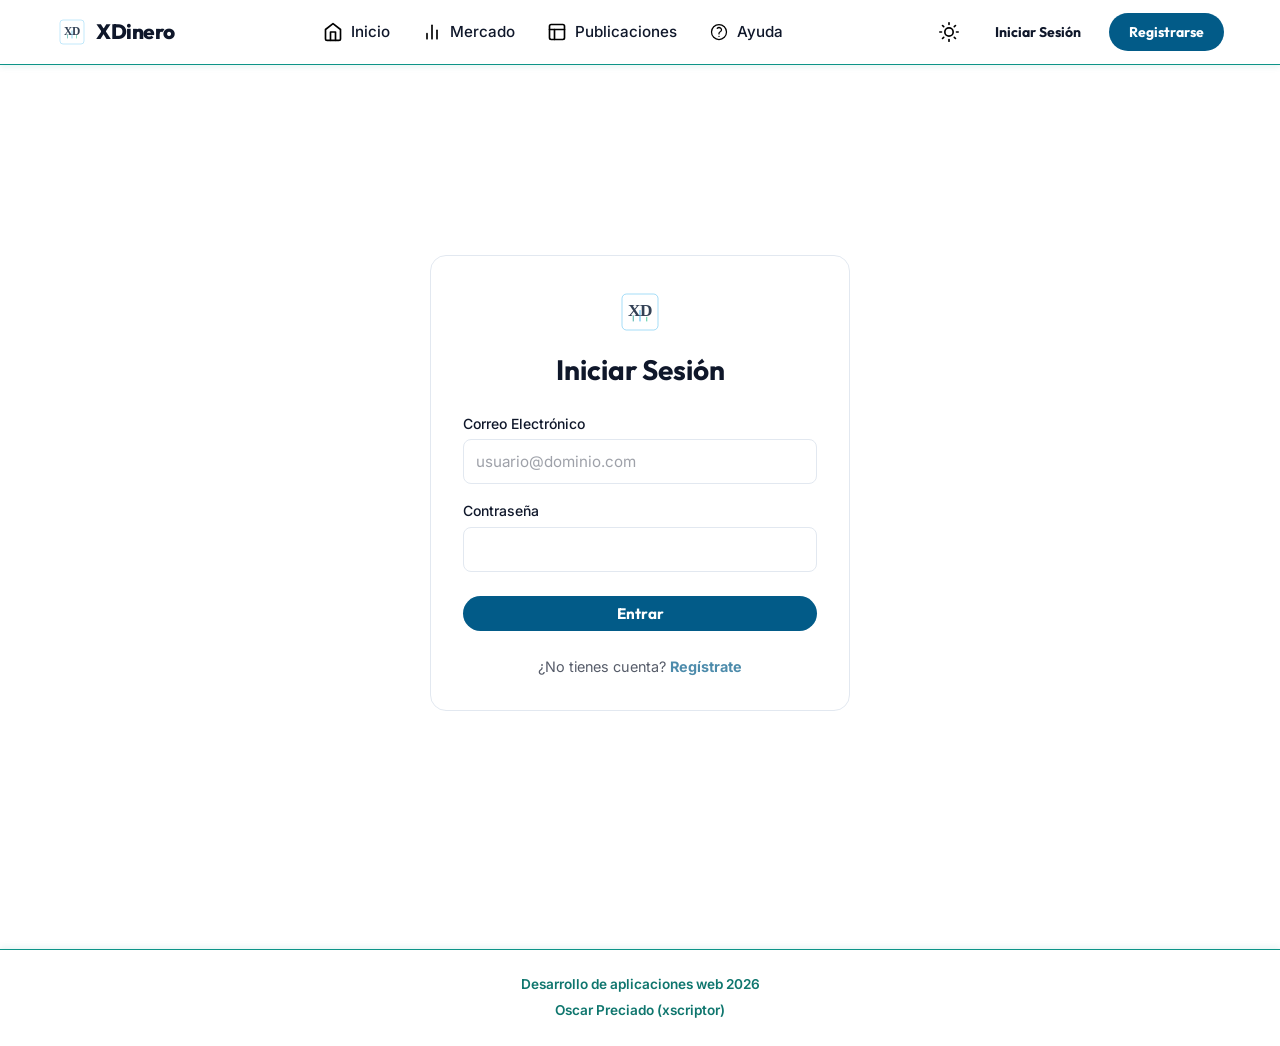
<file: frontend/iniciar-sesion.html>
<!DOCTYPE html>
<html lang="es">
<head>
    <meta charset="UTF-8">
    <meta name="viewport" content="width=device-width, initial-scale=1.0">
    <meta name="description" content="Inicia sesión en XDinero — Red social financiera">
    <title>Iniciar Sesión — XDinero</title>

    <!-- Google Fonts -->
    <link rel="preconnect" href="https://fonts.googleapis.com">
    <link rel="preconnect" href="https://fonts.gstatic.com" crossorigin>
    <link href="https://fonts.googleapis.com/css2?family=Inter:wght@400;500;600;700&family=Outfit:wght@500;600;700;800&display=swap" rel="stylesheet">

    <!-- Favicon -->
    <link rel="icon" type="image/x-icon" href="img/logo.svg">

    <!-- CSS -->
    <!-- Estilos generales (colores, fuentes, maquetación base) -->
    <link rel="stylesheet" href="css/estilos.css">
    
    <!-- Estilos específicos por tamaño de pantalla -->
    <!-- Móviles (hasta 768px) -->
    <link rel="stylesheet" href="css/moviles.css" media="screen and (max-width: 768px)">
    <!-- Tablets (de 769px a 1024px) -->
    <link rel="stylesheet" href="css/tablets.css" media="screen and (min-width: 769px) and (max-width: 1024px)">
    <!-- Escritorio estándar (desde 769px) -->
    <link rel="stylesheet" href="css/escritorio.css" media="screen and (min-width: 769px)">
    <!-- Pantallas grandes (desde 1440px) -->
    <link rel="stylesheet" href="css/grandes.css" media="screen and (min-width: 1440px)">
</head>
<body>

    <!--  ENCABEZADO  -->
    <header class="xd-encabezado">
        <nav class="xd-nav">
            <a href="index.html" class="xd-nav-logo">
                <img src="img/logo.svg" alt="XDinero Logo">
                <span class="xd-nav-logo-texto">XDinero</span>
            </a>

            <div class="xd-nav-enlaces">
                <a href="inicio.html" class="xd-nav-enlace">
                    <img src="img/inicio.svg" alt="Inicio">
                    <span>Inicio</span>
                </a>
                <a href="mercado.html" class="xd-nav-enlace">
                    <img src="img/grafico.svg" alt="Mercado">
                    <span>Mercado</span>
                </a>
                <a href="publicaciones.html" class="xd-nav-enlace">
                    <img src="img/publicaciones.svg" alt="Publicaciones">
                    <span>Publicaciones</span>
                </a>
                <a href="ayuda.html" class="xd-nav-enlace">
                    <img src="img/ayuda.svg" alt="Ayuda">
                    <span>Ayuda</span>
                </a>
                <a href="admin.html" class="xd-nav-enlace xd-oculto" id="enlace-admin">
                    <img src="img/ajustes.svg" alt="Admin">
                    <span>Admin</span>
                </a>
            </div>

            <div class="xd-nav-acciones">
                <button class="xd-boton-tema" id="boton-tema" title="Cambiar tema">
                    <img src="img/tema.svg" alt="Tema">
                </button>
                <div id="nav-acciones">
                    <!-- Inyectado por aplicacion.js -->
                </div>
                <button class="xd-boton-menu" id="boton-menu" aria-label="Abrir menú">
                    <img src="img/menu.svg" alt="Menú">
                </button>
            </div>
        </nav>

        <!-- Menú mobile -->
        <div class="xd-menu-movil" id="menu-movil">
            <a href="inicio.html" class="xd-nav-enlace">
                <img src="img/inicio.svg" alt="Inicio">
                <span>Inicio</span>
            </a>
            <a href="mercado.html" class="xd-nav-enlace">
                <img src="img/grafico.svg" alt="Mercado">
                <span>Mercado</span>
            </a>
            <a href="publicaciones.html" class="xd-nav-enlace">
                <img src="img/publicaciones.svg" alt="Publicaciones">
                <span>Publicaciones</span>
            </a>
            <a href="ayuda.html" class="xd-nav-enlace">
                <img src="img/ayuda.svg" alt="Ayuda">
                <span>Ayuda</span>
            </a>
            <button class="xd-boton-tema" id="boton-tema-movil" title="Cambiar tema" style="justify-content: flex-start; width: auto; padding: 0.75rem 1rem; border-radius: 0.5rem; gap: 0.5rem;">
                <img src="img/tema.svg" alt="Tema">
                <span style="font-size: 0.95rem; font-weight: 500;">Cambiar tema</span>
            </button>
            <div id="menu-movil-acciones">
                <!-- Inyectado por aplicacion.js -->
            </div>
        </div>
    </header>

    <!--  CONTENIDO PRINCIPAL  -->
    <main class="autenticacion-contenedor">
        <div class="xd-tarjeta autenticacion-tarjeta xd-animar-aparecer">
            <div class="autenticacion-logo">
                <img src="img/logo.svg" alt="XDinero">
            </div>
            <h1 class="autenticacion-titulo">Iniciar Sesión</h1>

            <form id="formulario-login" class="autenticacion-formulario" novalidate>
                <div class="autenticacion-campo">
                    <label for="correo" class="xd-etiqueta">Correo Electrónico</label>
                    <input
                        type="email"
                        id="correo"
                        class="xd-entrada"
                        placeholder="usuario@dominio.com"
                        required
                        autocomplete="email"
                    >
                </div>

                <div class="autenticacion-campo">
                    <label for="contrasena" class="xd-etiqueta">Contraseña</label>
                    <input
                        type="password"
                        id="contrasena"
                        class="xd-entrada"
                        required
                        autocomplete="current-password"
                    >
                </div>

                <button type="submit" class="xd-boton xd-boton-primario xd-boton-completo autenticacion-boton" id="boton-login">
                    Entrar
                </button>
            </form>

            <p class="autenticacion-pie">
                ¿No tienes cuenta? <a href="registro.html">Regístrate</a>
            </p>
        </div>
    </main>

    <!--  FOOTER  -->
    <footer class="xd-footer">
        <p class="xd-footer-linea"><a href="https://github.com/xscriptor/XDinero" target="_blank" rel="noopener noreferrer">Desarrollo de aplicaciones web 2026</a></p>
        <p><a href="https://www.github.com/xscriptor" target="_blank" rel="noopener noreferrer">Oscar Preciado (xscriptor)</a></p>
    </footer>

    <!--  SCRIPTS  -->
    <script src="https://code.jquery.com/jquery-3.7.1.min.js"></script>
    <script src="javascript/configuracion.js"></script>
    <script src="javascript/modelos.js"></script>
    <script src="javascript/ajax.js"></script>
    <script src="javascript/validaciones.js"></script>
    <script src="javascript/servicios/ajax/autenticacion.js"></script>
    <script src="javascript/aplicacion.js"></script>
    <script src="javascript/autenticacion.js"></script>

</body>
</html>
</file>
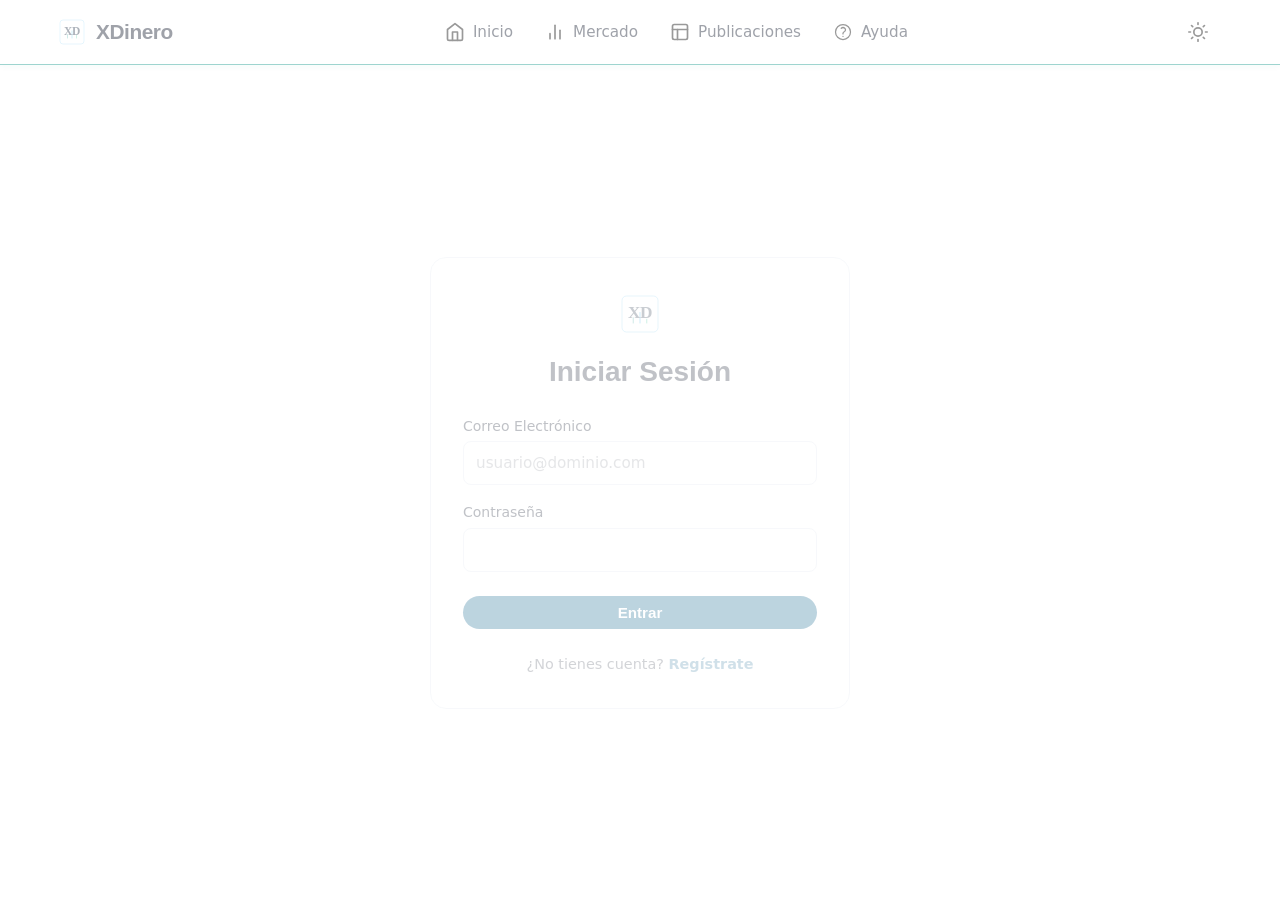
<file: frontend/perfil.html>
<!DOCTYPE html>
<html lang="es">
<head>
    <meta charset="UTF-8">
    <meta name="viewport" content="width=device-width, initial-scale=1.0">
    <meta name="description" content="Perfil de Usuario — XDinero">
    <title>Perfil — XDinero</title>

    <!-- Google Fonts -->
    <link rel="preconnect" href="https://fonts.googleapis.com">
    <link rel="preconnect" href="https://fonts.gstatic.com" crossorigin>
    <link href="https://fonts.googleapis.com/css2?family=Inter:wght@400;500;600;700&family=Outfit:wght@500;600;700;800&display=swap" rel="stylesheet">

    <!-- Favicon -->
    <link rel="icon" type="image/x-icon" href="img/logo.svg">

    <!-- CSS -->
    <link rel="stylesheet" href="css/estilos.css">
    
    <!-- CSS Responsive -->
    <link rel="stylesheet" href="css/moviles.css" media="screen and (max-width: 768px)">
    <link rel="stylesheet" href="css/tablets.css" media="screen and (min-width: 769px) and (max-width: 1024px)">
    <link rel="stylesheet" href="css/escritorio.css" media="screen and (min-width: 769px)">
    <link rel="stylesheet" href="css/grandes.css" media="screen and (min-width: 1440px)">
</head>
<body>

    <!--  ENCABEZADO  -->
    <header class="xd-encabezado">
        <nav class="xd-nav">
            <a href="index.html" class="xd-nav-logo">
                <img src="img/logo.svg" alt="XDinero Logo">
                <span class="xd-nav-logo-texto">XDinero</span>
            </a>

            <div class="xd-nav-enlaces">
                <a href="inicio.html" class="xd-nav-enlace">
                    <img src="img/inicio.svg" alt="Inicio">
                    <span>Inicio</span>
                </a>
                <a href="mercado.html" class="xd-nav-enlace">
                    <img src="img/grafico.svg" alt="Mercado">
                    <span>Mercado</span>
                </a>
                <a href="publicaciones.html" class="xd-nav-enlace">
                    <img src="img/publicaciones.svg" alt="Publicaciones">
                    <span>Publicaciones</span>
                </a>
                <a href="ayuda.html" class="xd-nav-enlace">
                    <img src="img/ayuda.svg" alt="Ayuda">
                    <span>Ayuda</span>
                </a>
                <a href="admin.html" class="xd-nav-enlace xd-oculto" id="enlace-admin">
                    <img src="img/ajustes.svg" alt="Admin">
                    <span>Admin</span>
                </a>
            </div>

            <div class="xd-nav-acciones">
                <button class="xd-boton-tema" id="boton-tema" title="Cambiar tema">
                    <img src="img/tema.svg" alt="Tema">
                </button>
                <div id="nav-acciones">
                    <!-- Se inyecta info de usuario -->
                </div>
                <button class="xd-boton-menu" id="boton-menu" aria-label="Abrir menú">
                    <img src="img/menu.svg" alt="Menú">
                </button>
            </div>
        </nav>

        <div class="xd-menu-movil" id="menu-movil">
            <a href="inicio.html" class="xd-nav-enlace">
                <img src="img/inicio.svg" alt="Inicio">
                <span>Inicio</span>
            </a>
            <a href="mercado.html" class="xd-nav-enlace">
                <img src="img/grafico.svg" alt="Mercado">
                <span>Mercado</span>
            </a>
            <a href="publicaciones.html" class="xd-nav-enlace">
                <img src="img/publicaciones.svg" alt="Publicaciones">
                <span>Publicaciones</span>
            </a>
            <a href="ayuda.html" class="xd-nav-enlace">
                <img src="img/ayuda.svg" alt="Ayuda">
                <span>Ayuda</span>
            </a>
            <button class="xd-boton-tema" id="boton-tema-movil" title="Cambiar tema" style="justify-content: flex-start; width: auto; padding: 0.75rem 1rem; border-radius: 0.5rem; gap: 0.5rem;">
                <img src="img/tema.svg" alt="Tema">
                <span style="font-size: 0.95rem; font-weight: 500;">Cambiar tema</span>
            </button>
            <div id="menu-movil-acciones"></div>
        </div>
    </header>

    <!--  CONTENIDO PRINCIPAL  -->
    <main class="perfil-contenedor">
        
        <!-- Estado de Carga Global Perfil -->
        <div id="perfil-cargando" class="xd-cargando-contenedor">
            <div class="xd-cargando xd-cargando-grande"></div>
            <p style="margin-top: 1rem; color: var(--color-texto); opacity: 0.7;">Cargando perfil...</p>
        </div>

        <!-- Perfil no encontrado -->
        <div id="perfil-error" class="xd-tarjeta perfil-vacio xd-oculto">
            <h2 style="color: var(--color-error); margin-bottom: 0.5rem;">Usuario no encontrado</h2>
            <p>El perfil que buscas no existe o ha sido eliminado.</p>
            <a href="index.html" class="xd-boton xd-boton-primario" style="margin-top: 1rem; display: inline-block;">Volver al inicio</a>
        </div>

        <!-- Contenido Real del Perfil -->
        <div id="perfil-contenido" class="xd-oculto">
            <!-- CABECERA -->
            <div class="perfil-cabecera">
                <img src="img/default-avatar.svg" alt="Avatar" id="perfil-avatar-img" class="perfil-avatar">
                <h1 class="perfil-nombre" id="perfil-nombre-texto">...</h1>
                <p class="perfil-username" id="perfil-username-texto">@...</p>
                <p class="perfil-bio xd-oculto" id="perfil-bio-texto"></p>

                <div class="perfil-stats">
                    <div class="perfil-stat-item">
                        <span class="perfil-stat-numero" id="stat-publicaciones">0</span>
                        <span class="perfil-stat-etiqueta">Publicaciones</span>
                    </div>
                    <button class="perfil-stat-item" id="btn-ver-seguidores">
                        <span class="perfil-stat-numero" id="stat-seguidores">0</span>
                        <span class="perfil-stat-etiqueta">Seguidores</span>
                    </button>
                    <button class="perfil-stat-item" id="btn-ver-seguidos">
                        <span class="perfil-stat-numero" id="stat-seguidos">0</span>
                        <span class="perfil-stat-etiqueta">Seguidos</span>
                    </button>
                    <button class="perfil-stat-item" id="btn-ver-lista-seguimiento">
                        <span class="perfil-stat-numero" id="stat-lista-seguimiento">0</span>
                        <span class="perfil-stat-etiqueta">Seguimiento</span>
                    </button>
                </div>

                <div class="perfil-acciones">
                    <button id="btn-accion-perfil" class="xd-boton xd-boton-primario btn-seguir xd-oculto">
                        <!-- Texto dinámico: Seguir / Dejar de seguir / Editar Perfil -->
                    </button>
                </div>
            </div>

            <!-- PUBLICACIONES -->
            <div class="perfil-publicaciones">
                <h2 class="perfil-seccion-titulo">Publicaciones</h2>
                
                <div id="feed-publicaciones" style="display: flex; flex-direction: column; gap: var(--espaciado-lg);">
                    <!-- Cargando posts... -->
                    <div class="xd-cargando-contenedor" id="loader-posts">
                        <div class="xd-cargando"></div>
                    </div>
                </div>

                <!-- Botón de cargar más oculto por defecto -->
                <div style="text-align: center; margin-top: var(--espaciado-xl); padding-bottom: var(--espaciado-xl);" class="xd-oculto" id="contenedor-cargar-mas">
                    <button class="xd-boton xd-boton-secundario" id="btn-cargar-mas-posts">Cargar más publicaciones</button>
                </div>
            </div>
        </div>
    </main>

    <!--  MODAL LISTA DE USUARIOS (Seguidores / Seguidos)  -->
    <div class="xd-capa-modal xd-oculto" id="modal-usuarios">
        <div class="xd-modal xd-animar-escala xd-modal-md" style="max-height: 80vh; display: flex; flex-direction: column;">
            <div class="xd-modal-cabecera">
                <h3 class="xd-modal-titulo" id="modal-usuarios-titulo">Seguidores</h3>
                <button class="xd-modal-cerrar" id="btn-cerrar-modal-usuarios">
                    <img src="img/cerrar.svg" alt="Cerrar">
                </button>
            </div>
            
            <div class="xd-modal-cuerpo" style="padding: 0; overflow: hidden; display: flex; flex-direction: column; flex-grow: 1;">
                <!-- Cargando -->
                <div id="loader-modal-usuarios" class="xd-cargando-contenedor" style="padding: var(--espaciado-xl) 0;">
                    <div class="xd-cargando"></div>
                </div>
                
                <!-- Lista vacía -->
                <div id="empty-modal-usuarios" class="xd-oculto" style="padding: var(--espaciado-2xl) var(--espaciado-md); text-align: center; opacity: 0.6;">
                    Sin usuarios.
                </div>
                
                <!-- Lista de usuarios -->
                <div id="lista-usuarios" class="modal-lista-contenedor custom-scrollbar">
                    <!-- Se llena vía JS -->
                </div>
            </div>
        </div>
    </div>

    <!--  MODAL LISTA DE SEGUIMIENTO (Watchlist)  -->
    <div class="xd-capa-modal xd-oculto" id="modal-lista-seguimiento">
        <div class="xd-modal xd-animar-escala xd-modal-md" style="max-height: 80vh; display: flex; flex-direction: column;">
            <div class="xd-modal-cabecera">
                <h3 class="xd-modal-titulo">Lista de Seguimiento</h3>
                <button class="xd-modal-cerrar" id="btn-cerrar-modal-seguimiento">
                    <img src="img/cerrar.svg" alt="Cerrar">
                </button>
            </div>
            
            <div class="xd-modal-cuerpo" style="padding: 0; overflow: hidden; display: flex; flex-direction: column; flex-grow: 1;">
                <!-- Cargando -->
                <div id="loader-modal-seguimiento" class="xd-cargando-contenedor" style="padding: var(--espaciado-xl) 0;">
                    <div class="xd-cargando"></div>
                </div>
                
                <!-- Lista vacía -->
                <div id="empty-modal-seguimiento" class="xd-oculto" style="padding: var(--espaciado-2xl) var(--espaciado-md); text-align: center; opacity: 0.6;">
                    No hay criptomonedas en la lista de seguimiento.
                </div>
                
                <!-- Lista de criptomonedas seguidas -->
                <div id="lista-seguimiento-contenido" class="modal-lista-contenedor custom-scrollbar" role="list" aria-label="Lista de criptomonedas seguidas">
                    <!-- Se llena vía JS -->
                </div>
            </div>
        </div>
    </div>

    <!--  MODAL EDITAR PERFIL  -->
    <div class="xd-capa-modal xd-oculto" id="modal-editar-perfil">
        <div class="xd-modal xd-animar-escala">
            <div class="xd-modal-cabecera">
                <h3 class="xd-modal-titulo">Editar Perfil</h3>
                <button class="xd-modal-cerrar" id="btn-cerrar-modal-editar">
                    <img src="img/cerrar.svg" alt="Cerrar">
                </button>
            </div>
            
            <form class="xd-modal-cuerpo form-editar-perfil" id="form-editar">
                <div class="form-editar-avatar">
                    <img src="img/default-avatar.svg" alt="Avatar" id="preview-avatar-editar" class="form-editar-avatar-img">
                    <label for="input-avatar-editar" class="xd-boton xd-boton-secundario form-editar-avatar-btn" style="cursor: pointer;">
                        Cambiar foto
                    </label>
                    <input type="file" id="input-avatar-editar" class="form-editar-avatar-input" accept="image/jpeg, image/png, image/webp">
                </div>

                <div class="autenticacion-campo">
                    <label class="xd-etiqueta" for="edit-nombre-usuario">Nombre de usuario</label>
                    <input type="text" class="xd-entrada" id="edit-nombre-usuario" placeholder="Tu nombre de usuario" required>
                </div>

                <div class="autenticacion-campo">
                    <label class="xd-etiqueta" for="edit-correo">Correo electrónico</label>
                    <input type="email" class="xd-entrada" id="edit-correo" placeholder="tu@correo.com" required>
                </div>
                
                <div class="autenticacion-campo">
                    <label class="xd-etiqueta" for="edit-bio">Biografía</label>
                    <textarea class="xd-entrada" id="edit-bio" rows="3" placeholder="Cuéntanos sobre ti..." maxlength="160"></textarea>
                    <div style="text-align: right; font-size: 0.8rem; opacity: 0.6; margin-top: 4px;" id="edit-bio-count">0/160</div>
                </div>

                <div class="autenticacion-campo">
                    <label class="xd-etiqueta" for="edit-nueva-contrasena">Nueva contraseña <span style="opacity:0.5;">(dejar vacío para no cambiar)</span></label>
                    <input type="password" class="xd-entrada" id="edit-nueva-contrasena" placeholder="Nueva contraseña" autocomplete="new-password">
                </div>

                <div class="autenticacion-campo">
                    <label class="xd-etiqueta" for="edit-contrasena-actual">Contraseña actual <span style="color: var(--color-error);">*</span></label>
                    <input type="password" class="xd-entrada" id="edit-contrasena-actual" placeholder="Confirma con tu contraseña actual" required autocomplete="current-password">
                </div>
                
                <!-- Progreso compresión (oculto por defecto) -->
                <div id="indicador-compresion-avatar" class="xd-alerta xd-alerta-info xd-oculto" style="margin-bottom: 0;">
                    <span class="xd-cargando" style="width: 14px; height: 14px; border-width: 2px;"></span>
                    <span>Procesando imagen...</span>
                </div>
                
                <div class="xd-modal-pie" style="padding: 0; margin-top: var(--espaciado-md); border: none;">
                    <button type="button" class="xd-boton xd-boton-fantasma" id="btn-cancelar-editar">Cancelar</button>
                    <button type="submit" class="xd-boton xd-boton-primario" id="btn-guardar-perfil">Guardar Cambios</button>
                </div>
            </form>
        </div>
    </div>

    <!-- Template para la tarjeta de usuario (modal seguidores) -->
    <template id="template-usuario-lista">
        <a href="#" class="usuario-item-lista enlace-perfil">
            <img src="img/default-avatar.svg" alt="Avatar" class="usuario-item-avatar avatar-lista">
            <div class="usuario-item-info">
                <div class="usuario-item-nombre nombre-lista">Nombre Usuario</div>
                <div class="usuario-item-username username-lista">@usuario</div>
            </div>
        </a>
    </template>

    <!-- Template para la tarjeta de publicación (feed de usuario) -->
    <template id="template-publicacion">
        <article class="xd-tarjeta post-tarjeta" data-id="">
            <div class="post-republicado xd-oculto">
                <img src="img/republicar.svg" alt="Republicado">
                <span class="nombre-republicador">Alguien republicó</span>
            </div>
            <div class="post-cabecera">
                <a href="#" class="post-autor enlace-perfil">
                    <img src="img/default-avatar.svg" alt="" class="xd-avatar post-avatar">
                    <div class="post-autor-info">
                        <span class="post-autor-nombre">Nombre Usuario</span>
                        <span class="post-fecha">Hace X horas</span>
                    </div>
                </a>
                <div class="post-opciones xd-oculto" id="dropdown-post">
                    <button class="post-btn-opciones" aria-label="Opciones" title="Más opciones">
                        <img src="img/opciones.svg" alt="...">
                    </button>
                    <div class="post-menu">
                        <button class="post-menu-item peligro btn-eliminar-post">
                            <img src="img/borrar.svg" alt="Eliminar">
                            Eliminar Publicación
                        </button>
                    </div>
                </div>
            </div>
            
            <div class="post-contenido"></div>
            
            <div class="post-imagen xd-oculto" id="media-container">
                <img src="" alt="Imagen adjunta" loading="lazy">
            </div>
            
            <div class="post-acciones">
                <button class="post-btn-accion accion-comentario btn-comentar" title="Comentar">
                    <img src="img/comentario.svg" alt="Comentario">
                    <span class="contador">0</span>
                </button>
                <button class="post-btn-accion accion-repost btn-repost" title="Republicar">
                    <img src="img/republicar.svg" alt="Republicar">
                    <span class="contador">0</span>
                </button>
                <button class="post-btn-accion accion-like btn-like" title="Me gusta">
                    <img src="img/me-gusta.svg" alt="Me Gusta">
                    <span class="contador">0</span>
                </button>
                <button class="post-btn-accion accion-compartir btn-compartir" title="Copiar enlace">
                    <img src="img/compartir.svg" alt="Compartir">
                </button>
            </div>
        </article>
    </template>

    <!--  FOOTER  -->
    <footer class="xd-footer">
        <p class="xd-footer-linea"><a href="https://github.com/xscriptor/XDinero" target="_blank" rel="noopener noreferrer">Desarrollo de aplicaciones web 2026</a></p>
        <p><a href="https://www.github.com/xscriptor" target="_blank" rel="noopener noreferrer">Oscar Preciado (xscriptor)</a></p>
    </footer>

    <!--  SCRIPTS  -->
    <script src="https://code.jquery.com/jquery-3.7.1.min.js"></script>
    <script src="javascript/configuracion.js"></script>
    <script src="javascript/modelos.js"></script>
    <script src="javascript/ajax.js"></script>
    <script src="javascript/servicios/utilidades/procesadorImagen.js"></script>
    <script src="javascript/servicios/ajax/perfil.js"></script>
    <script src="javascript/servicios/ajax/interaccion.js"></script>
    <script src="javascript/aplicacion.js"></script>
    <script src="javascript/perfil.js"></script>

</body>
</html>
</file>
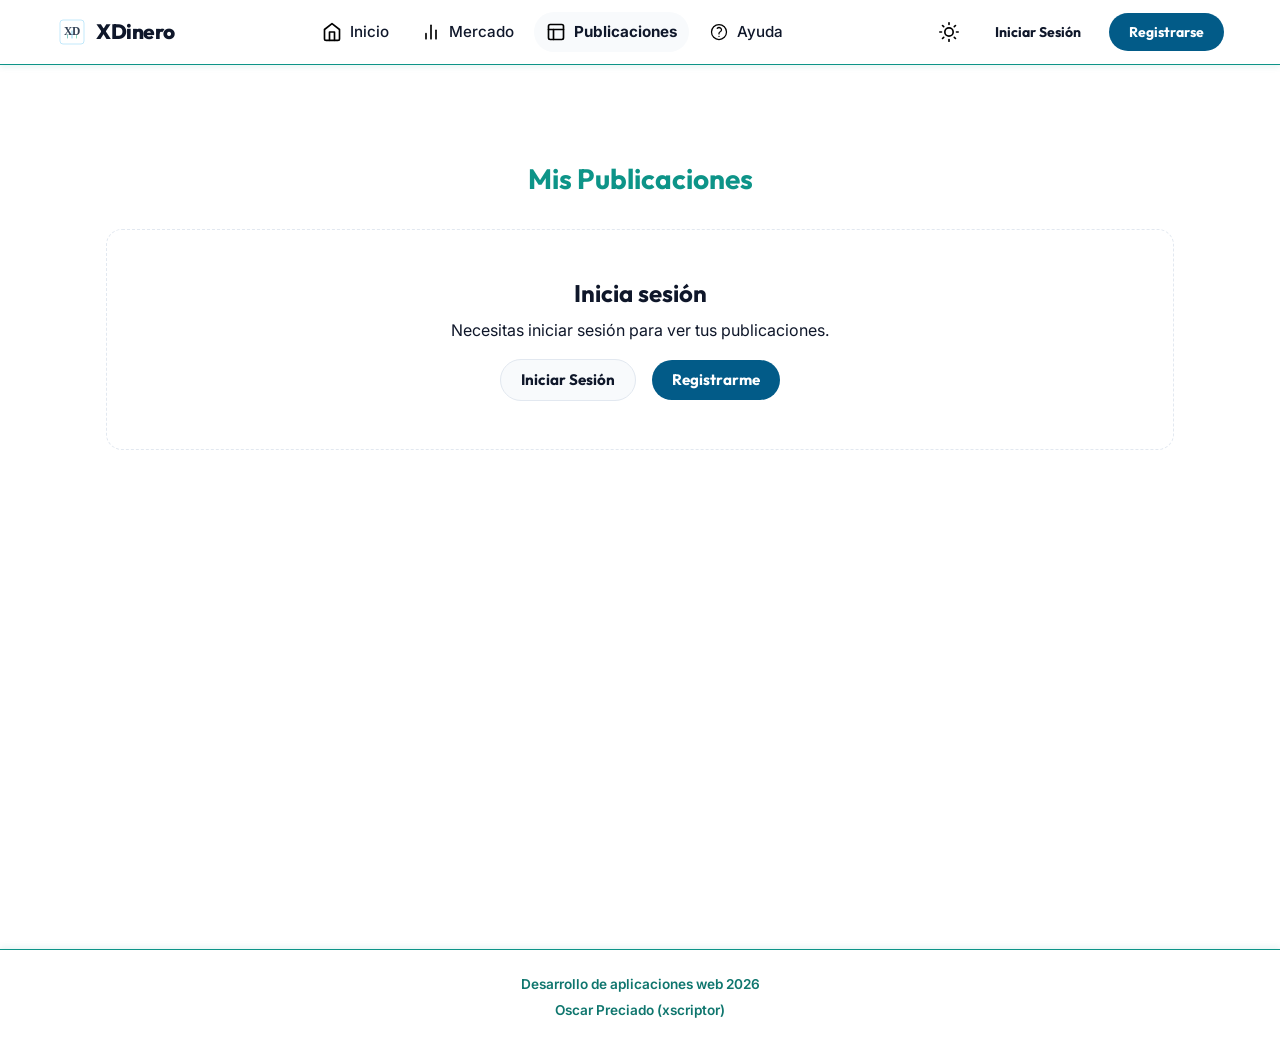
<file: frontend/publicaciones.html>
<!DOCTYPE html>
<html lang="es">
<head>
    <meta charset="UTF-8">
    <meta name="viewport" content="width=device-width, initial-scale=1.0">
    <meta name="description" content="Mis publicaciones — XDinero">
    <title>Mis Publicaciones — XDinero</title>

    <!-- Google Fonts -->
    <link rel="preconnect" href="https://fonts.googleapis.com">
    <link rel="preconnect" href="https://fonts.gstatic.com" crossorigin>
    <link href="https://fonts.googleapis.com/css2?family=Inter:wght@400;500;600;700&family=Outfit:wght@500;600;700;800&display=swap" rel="stylesheet">

    <!-- Favicon -->
    <link rel="icon" type="image/x-icon" href="img/logo.svg">

    <!-- CSS -->
    <link rel="stylesheet" href="css/estilos.css">
    <link rel="stylesheet" href="css/moviles.css" media="screen and (max-width: 768px)">
    <link rel="stylesheet" href="css/tablets.css" media="screen and (min-width: 769px) and (max-width: 1024px)">
    <link rel="stylesheet" href="css/escritorio.css" media="screen and (min-width: 769px)">
    <link rel="stylesheet" href="css/grandes.css" media="screen and (min-width: 1440px)">
</head>
<body>

    <!--  ENCABEZADO  -->
    <header class="xd-encabezado">
        <nav class="xd-nav">
            <a href="index.html" class="xd-nav-logo">
                <img src="img/logo.svg" alt="XDinero Logo">
                <span class="xd-nav-logo-texto">XDinero</span>
            </a>

            <div class="xd-nav-enlaces">
                <a href="inicio.html" class="xd-nav-enlace">
                    <img src="img/inicio.svg" alt="">
                    <span>Inicio</span>
                </a>
                <a href="mercado.html" class="xd-nav-enlace">
                    <img src="img/grafico.svg" alt="">
                    <span>Mercado</span>
                </a>
                <a href="publicaciones.html" class="xd-nav-enlace activo">
                    <img src="img/publicaciones.svg" alt="">
                    <span>Publicaciones</span>
                </a>
                <a href="ayuda.html" class="xd-nav-enlace">
                    <img src="img/ayuda.svg" alt="">
                    <span>Ayuda</span>
                </a>
                <a href="admin.html" class="xd-nav-enlace xd-oculto" id="enlace-admin">
                    <img src="img/ajustes.svg" alt="">
                    <span>Admin</span>
                </a>
            </div>

            <div class="xd-nav-acciones">
                <button class="xd-boton-tema" id="boton-tema" title="Cambiar tema">
                    <img src="img/tema.svg" alt="">
                </button>
                <div id="nav-acciones"></div>
                <button class="xd-boton-menu" id="boton-menu" aria-label="Abrir menú">
                    <img src="img/menu.svg" alt="Menú">
                </button>
            </div>
        </nav>

        <div class="xd-menu-movil" id="menu-movil">
            <a href="inicio.html" class="xd-nav-enlace">
                <img src="img/inicio.svg" alt="">
                <span>Inicio</span>
            </a>
            <a href="mercado.html" class="xd-nav-enlace">
                <img src="img/grafico.svg" alt="">
                <span>Mercado</span>
            </a>
            <a href="publicaciones.html" class="xd-nav-enlace activo">
                <img src="img/publicaciones.svg" alt="">
                <span>Publicaciones</span>
            </a>
            <a href="ayuda.html" class="xd-nav-enlace">
                <img src="img/ayuda.svg" alt="">
                <span>Ayuda</span>
            </a>
            <button class="xd-boton-tema" id="boton-tema-movil" title="Cambiar tema" style="justify-content: flex-start; width: auto; padding: 0.75rem 1rem; border-radius: 0.5rem; gap: 0.5rem;">
                <img src="img/tema.svg" alt="">
                <span style="font-size: 0.95rem; font-weight: 500;">Cambiar tema</span>
            </button>
            <div id="menu-movil-acciones"></div>
        </div>
    </header>

    <!--  CONTENIDO PRINCIPAL  -->
    <main class="publicaciones-contenedor">

        <div class="publicaciones-cabecera">
            <h1 class="publicaciones-titulo">Mis Publicaciones</h1>
            <p class="publicaciones-subtitulo" id="publicaciones-subtitulo"></p>
        </div>

        <!-- Estado: requiere autenticación -->
        <div class="xd-tarjeta feed-vacio xd-oculto" id="banner-no-autenticado">
            <h2 style="margin-bottom: 0.5rem; color: var(--color-texto);">Inicia sesión</h2>
            <p style="margin-bottom: 1rem;">Necesitas iniciar sesión para ver tus publicaciones.</p>
            <div class="xd-flex-centro" style="gap: 1rem;">
                <a href="iniciar-sesion.html" class="xd-boton xd-boton-secundario">Iniciar Sesión</a>
                <a href="registro.html" class="xd-boton xd-boton-primario">Registrarme</a>
            </div>
        </div>

        <!-- Estado: cargando -->
        <div class="xd-cargando-contenedor" id="publicaciones-cargando">
            <div class="xd-cargando xd-cargando-grande"></div>
        </div>

        <!-- Estado: sin publicaciones -->
        <div class="publicaciones-vacio xd-oculto" id="publicaciones-vacio">
            <img src="img/publicaciones.svg" alt="" class="publicaciones-vacio-icono">
            <h2>Aún no tienes publicaciones</h2>
            <p>¡Comparte tu primera idea con la comunidad!</p>
            <a href="inicio.html" class="xd-boton xd-boton-primario">Ir al inicio</a>
        </div>

        <!-- Grid de publicaciones -->
        <div class="publicaciones-grid xd-oculto" id="publicaciones-grid">
            <!-- Se genera dinámicamente -->
        </div>

        <!-- Cargar más -->
        <div class="publicaciones-cargar-mas xd-oculto" id="contenedor-cargar-mas">
            <button class="xd-boton xd-boton-secundario" id="btn-cargar-mas">
                Cargar más publicaciones
            </button>
        </div>

    </main>

    <!--  MODAL CONFIRMAR ELIMINAR  -->
    <div class="xd-modal-overlay xd-oculto" id="modal-eliminar">
        <div class="xd-modal" role="alertdialog" aria-labelledby="modal-eliminar-titulo" aria-describedby="modal-eliminar-desc">
            <h3 class="xd-modal-titulo" id="modal-eliminar-titulo">¿Eliminar publicación?</h3>
            <p class="xd-modal-texto" id="modal-eliminar-desc">Esta acción no se puede deshacer. La publicación será eliminada permanentemente.</p>
            <div class="xd-modal-acciones">
                <button class="xd-boton xd-boton-fantasma" id="btn-cancelar-eliminar">Cancelar</button>
                <button class="xd-boton xd-boton-peligro" id="btn-confirmar-eliminar">Eliminar</button>
            </div>
        </div>
    </div>

    <!--  FOOTER  -->
    <footer class="xd-footer">
        <p class="xd-footer-linea"><a href="https://github.com/xscriptor/XDinero" target="_blank" rel="noopener noreferrer">Desarrollo de aplicaciones web 2026</a></p>
        <p><a href="https://www.github.com/xscriptor" target="_blank" rel="noopener noreferrer">Oscar Preciado (xscriptor)</a></p>
    </footer>

    <!--  SCRIPTS  -->
    <script src="https://code.jquery.com/jquery-3.7.1.min.js"></script>
    <script src="javascript/configuracion.js"></script>
    <script src="javascript/modelos.js"></script>
    <script src="javascript/ajax.js"></script>
    <script src="javascript/servicios/ajax/interaccion.js"></script>
    <script src="javascript/aplicacion.js"></script>
    <script src="javascript/publicaciones.js"></script>
</body>
</html>
</file>
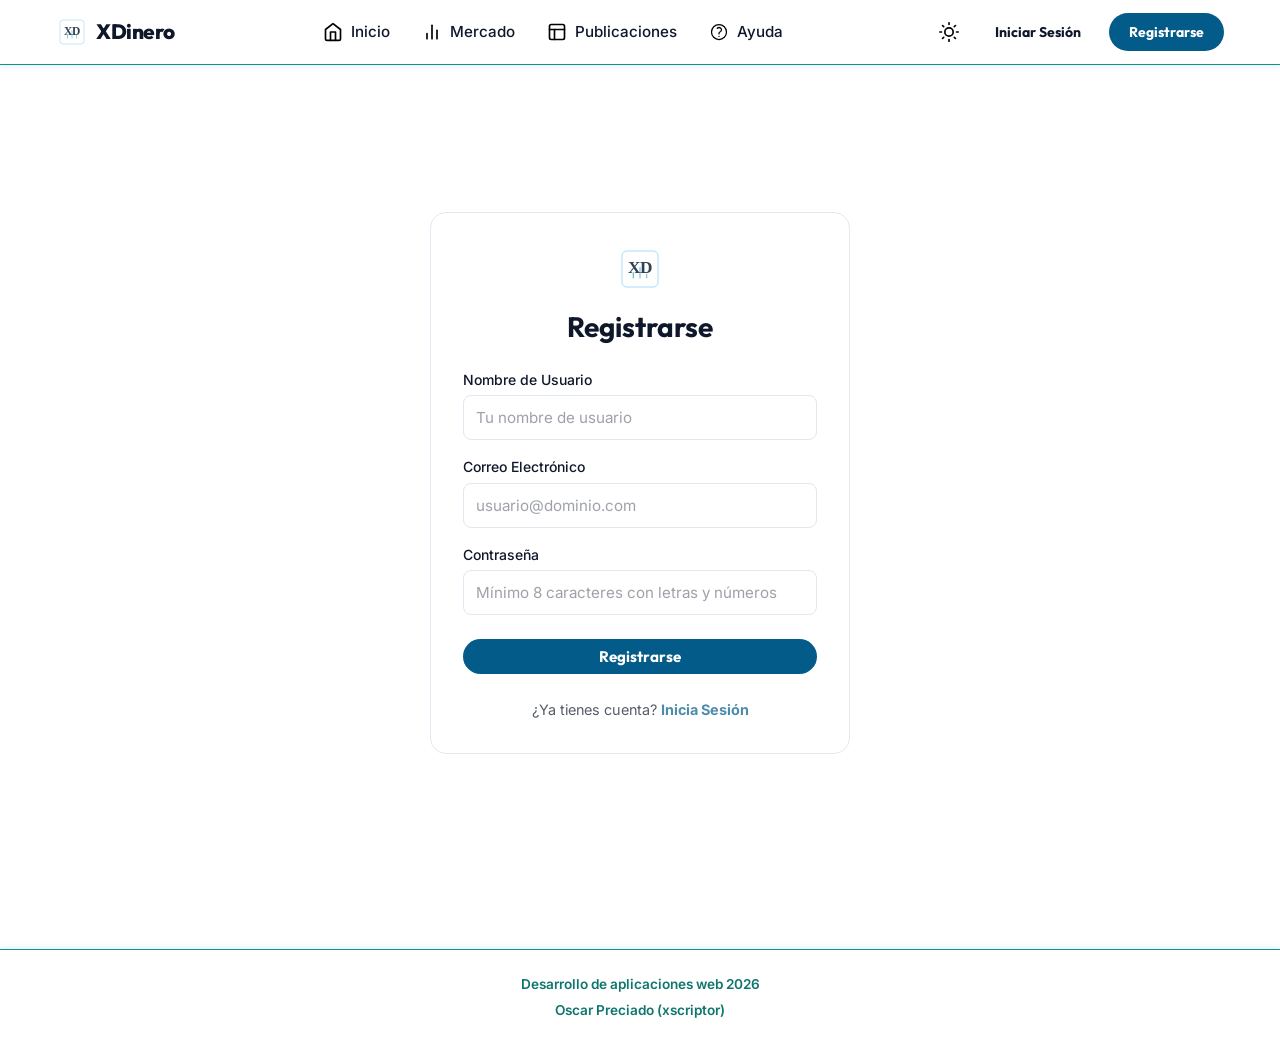
<file: frontend/registro.html>
<!DOCTYPE html>
<html lang="es">

<head>
    <meta charset="UTF-8">
    <meta name="viewport" content="width=device-width, initial-scale=1.0">
    <meta name="description" content="Regístrate en XDinero — Red social financiera">
    <title>Registrarse — XDinero</title>

    <!-- Google Fonts -->
    <link rel="preconnect" href="https://fonts.googleapis.com">
    <link rel="preconnect" href="https://fonts.gstatic.com" crossorigin>
    <link
        href="https://fonts.googleapis.com/css2?family=Inter:wght@400;500;600;700&family=Outfit:wght@500;600;700;800&display=swap"
        rel="stylesheet">

    <!-- Favicon -->
    <link rel="icon" type="image/x-icon" href="img/logo.svg">

    <!-- CSS -->
    <!-- Estilos generales (colores, fuentes, maquetación base) -->
    <link rel="stylesheet" href="css/estilos.css">
    
    <!-- Estilos específicos por tamaño de pantalla -->
    <!-- Móviles (hasta 768px) -->
    <link rel="stylesheet" href="css/moviles.css" media="screen and (max-width: 768px)">
    <!-- Tablets (de 769px a 1024px) -->
    <link rel="stylesheet" href="css/tablets.css" media="screen and (min-width: 769px) and (max-width: 1024px)">
    <!-- Escritorio estándar (desde 769px) -->
    <link rel="stylesheet" href="css/escritorio.css" media="screen and (min-width: 769px)">
    <!-- Pantallas grandes (desde 1440px) -->
    <link rel="stylesheet" href="css/grandes.css" media="screen and (min-width: 1440px)">
</head>

<body>

    <!--  ENCABEZADO  -->
    <header class="xd-encabezado">
        <nav class="xd-nav">
            <a href="index.html" class="xd-nav-logo">
                <img src="img/logo.svg" alt="XDinero Logo">
                <span class="xd-nav-logo-texto">XDinero</span>
            </a>

            <div class="xd-nav-enlaces">
                <a href="inicio.html" class="xd-nav-enlace">
                    <img src="img/inicio.svg" alt="Inicio">
                    <span>Inicio</span>
                </a>
                <a href="mercado.html" class="xd-nav-enlace">
                    <img src="img/grafico.svg" alt="Mercado">
                    <span>Mercado</span>
                </a>
                <a href="publicaciones.html" class="xd-nav-enlace">
                    <img src="img/publicaciones.svg" alt="Publicaciones">
                    <span>Publicaciones</span>
                </a>
                <a href="ayuda.html" class="xd-nav-enlace">
                    <img src="img/ayuda.svg" alt="Ayuda">
                    <span>Ayuda</span>
                </a>
                <a href="admin.html" class="xd-nav-enlace xd-oculto" id="enlace-admin">
                    <img src="img/ajustes.svg" alt="Admin">
                    <span>Admin</span>
                </a>
            </div>

            <div class="xd-nav-acciones">
                <button class="xd-boton-tema" id="boton-tema" title="Cambiar tema">
                    <img src="img/tema.svg" alt="Tema">
                </button>
                <div id="nav-acciones"></div>
                <button class="xd-boton-menu" id="boton-menu" aria-label="Abrir menú">
                    <img src="img/menu.svg" alt="Menú">
                </button>
            </div>
        </nav>

        <div class="xd-menu-movil" id="menu-movil">
            <a href="inicio.html" class="xd-nav-enlace">
                <img src="img/inicio.svg" alt="Inicio">
                <span>Inicio</span>
            </a>
            <a href="mercado.html" class="xd-nav-enlace">
                <img src="img/grafico.svg" alt="Mercado">
                <span>Mercado</span>
            </a>
            <a href="publicaciones.html" class="xd-nav-enlace">
                <img src="img/publicaciones.svg" alt="Publicaciones">
                <span>Publicaciones</span>
            </a>
            <a href="ayuda.html" class="xd-nav-enlace">
                <img src="img/ayuda.svg" alt="Ayuda">
                <span>Ayuda</span>
            </a>
            <button class="xd-boton-tema" id="boton-tema-movil" title="Cambiar tema"
                style="justify-content: flex-start; width: auto; padding: 0.75rem 1rem; border-radius: 0.5rem; gap: 0.5rem;">
                <img src="img/tema.svg" alt="Tema">
                <span style="font-size: 0.95rem; font-weight: 500;">Cambiar tema</span>
            </button>
            <div id="menu-movil-acciones"></div>
        </div>
    </header>

    <!--  CONTENIDO PRINCIPAL  -->
    <main class="autenticacion-contenedor">
        <div class="xd-tarjeta autenticacion-tarjeta xd-animar-aparecer">
            <div class="autenticacion-logo">
                <img src="img/logo.svg" alt="XDinero">
            </div>
            <h1 class="autenticacion-titulo">Registrarse</h1>

            <form id="formulario-registro" class="autenticacion-formulario" novalidate>
                <div class="autenticacion-campo">
                    <label for="nombre-usuario" class="xd-etiqueta">Nombre de Usuario</label>
                    <input type="text" id="nombre-usuario" class="xd-entrada" required autocomplete="username"
                        placeholder="Tu nombre de usuario">
                </div>

                <div class="autenticacion-campo">
                    <label for="correo" class="xd-etiqueta">Correo Electrónico</label>
                    <input type="email" id="correo" class="xd-entrada" placeholder="usuario@dominio.com" required
                        autocomplete="email">
                </div>

                <div class="autenticacion-campo">
                    <label for="contrasena" class="xd-etiqueta">Contraseña</label>
                    <input type="password" id="contrasena" class="xd-entrada" required autocomplete="new-password"
                        placeholder="Mínimo 8 caracteres con letras y números">
                </div>

                <button type="submit" class="xd-boton xd-boton-primario xd-boton-completo autenticacion-boton"
                    id="boton-registro">
                    Registrarse
                </button>
            </form>

            <p class="autenticacion-pie">
                ¿Ya tienes cuenta? <a href="iniciar-sesion.html">Inicia Sesión</a>
            </p>
        </div>
    </main>

    <!--  FOOTER  -->
    <footer class="xd-footer">
        <p class="xd-footer-linea"><a href="https://github.com/xscriptor/XDinero" target="_blank" rel="noopener noreferrer">Desarrollo de aplicaciones web 2026</a></p>
        <p><a href="https://www.github.com/xscriptor" target="_blank" rel="noopener noreferrer">Oscar Preciado (xscriptor)</a></p>
    </footer>

    <!--  SCRIPTS  -->
    <script src="https://code.jquery.com/jquery-3.7.1.min.js"></script>
    <script src="javascript/configuracion.js"></script>
    <script src="javascript/modelos.js"></script>
    <script src="javascript/ajax.js"></script>
    <script src="javascript/validaciones.js"></script>
    <script src="javascript/servicios/ajax/autenticacion.js"></script>
    <script src="javascript/aplicacion.js"></script>
    <script src="javascript/autenticacion.js"></script>

</body>

</html>
</file>
<file: frontend/css/estilos.css>
/* 
   ESTILOS.CSS — XDinero
   Colores, fuentes, maquetación base y utilidades
    */

/*  RESET BÁSICO  */
*,
*::before,
*::after {
    margin: 0;
    padding: 0;
    box-sizing: border-box;
}

/*  VARIABLES DE TEMA  */
:root {
    /* Tema Claro (por defecto) */
    --color-fondo: #FFFFFF;
    --color-superficie: #F8FAFC;
    --color-texto: #0F172A;
    --color-primario: #025B88;
    --color-acento: #0D9488;
    --color-exito: #047857;
    --color-borde: #E2E8F0;
    --color-tarjeta: #FFFFFF;
    --color-error: #DC2626;
    --color-advertencia: #F59E0B;

    /* Tipografía */
    --fuente-cuerpo: 'Inter', system-ui, -apple-system, sans-serif;
    --fuente-titulo: 'Outfit', sans-serif;

    /* Espaciado */
    --espaciado-xs: 0.25rem;
    --espaciado-sm: 0.5rem;
    --espaciado-md: 1rem;
    --espaciado-lg: 1.5rem;
    --espaciado-xl: 2rem;
    --espaciado-2xl: 3rem;

    /* Bordes */
    --radio-sm: 0.5rem;
    --radio-md: 1rem;
    --radio-lg: 1.5rem;
    --radio-redondo: 9999px;

    /* Sombras */
    --sombra-sm: 0 1px 2px rgba(0, 0, 0, 0.05);
    --sombra-md: 0 4px 6px -1px rgba(0, 0, 0, 0.1), 0 2px 4px -1px rgba(0, 0, 0, 0.06);
    --sombra-lg: 0 10px 15px -3px rgba(0, 0, 0, 0.1), 0 4px 6px -2px rgba(0, 0, 0, 0.05);

    /* Transiciones */
    --transicion-rapida: 0.15s ease;
    --transicion-normal: 0.2s cubic-bezier(0.4, 0, 0.2, 1);
    --transicion-lenta: 0.3s ease;
}

[data-theme="dark"] {
    /* Tema Oscuro */
    --color-fondo: #000000;
    --color-superficie: #16181C;
    --color-texto: #E7E9EA;
    --color-primario: #1D9BF0;
    --color-acento: #2DD4BF;
    --color-exito: #00BA7C;
    --color-borde: #2F3336;
    --color-tarjeta: #000000;
    --color-error: #F87171;
    --color-advertencia: #FBBF24;
}

/*  BASE  */
html {
    scroll-behavior: smooth;
    -webkit-text-size-adjust: 100%;
}

body {
    background-color: var(--color-fondo);
    color: var(--color-texto);
    font-family: var(--fuente-cuerpo);
    line-height: 1.6;
    transition: background-color var(--transicion-rapida), color var(--transicion-rapida);
    min-height: 100vh;
    -webkit-font-smoothing: antialiased;
    -moz-osx-font-smoothing: grayscale;
}

h1, h2, h3, h4, h5, h6 {
    font-family: var(--fuente-titulo);
    line-height: 1.3;
    font-weight: 700;
}

a {
    color: var(--color-primario);
    text-decoration: none;
    transition: color var(--transicion-rapida);
}

a:hover {
    text-decoration: underline;
}

img {
    max-width: 100%;
    height: auto;
    display: block;
}

ul, ol {
    list-style: none;
}

button {
    cursor: pointer;
    font-family: inherit;
    color: inherit;
    border: none;
    background: none;
}

/*  ENCABEZADO Y NAVEGACIÓN  */
.xd-encabezado {
    background-color: rgba(255, 255, 255, 0.85);
    backdrop-filter: blur(12px);
    -webkit-backdrop-filter: blur(12px);
    border-bottom: 1px solid var(--color-acento);
    box-shadow: 0 2px 6px rgba(13, 148, 136, 0.1);
    position: sticky;
    top: 0;
    z-index: 100;
    animation: aparecer 0.5s ease-out forwards;
}

[data-theme="dark"] .xd-encabezado {
    background-color: rgba(0, 0, 0, 0.65);
    box-shadow: 0 2px 6px rgba(45, 212, 191, 0.08);
}

.xd-nav {
    display: flex;
    justify-content: space-between;
    align-items: center;
    height: 4rem;
    max-width: 1200px;
    margin: 0 auto;
    padding: 0 var(--espaciado-md);
}

.xd-nav-logo {
    display: flex;
    align-items: center;
    gap: var(--espaciado-sm);
    text-decoration: none;
    flex-shrink: 0;
}

.xd-nav-logo img {
    height: 32px;
    width: auto;
}

.xd-nav-logo-texto {
    font-family: var(--fuente-titulo);
    font-size: 1.3rem;
    font-weight: 800;
    color: var(--color-texto);
    letter-spacing: -0.02em;
}

.xd-nav-enlaces {
    display: flex;
    gap: 0.5rem;
    align-items: center;
}

.xd-nav-enlace {
    color: var(--color-texto);
    text-decoration: none;
    display: flex;
    align-items: center;
    gap: var(--espaciado-sm);
    font-weight: 500;
    font-size: 0.95rem;
    padding: 0.5rem 0.75rem;
    border-radius: var(--radio-redondo);
    transition: background-color var(--transicion-normal);
    white-space: nowrap;
}

.xd-nav-enlace:hover {
    background-color: var(--color-superficie);
    text-decoration: none;
}

.xd-nav-enlace.activo {
    font-weight: 700;
    background-color: var(--color-superficie);
}

.xd-nav-enlace img {
    width: 20px;
    height: 20px;
}

.xd-nav-acciones {
    display: flex;
    align-items: center;
    gap: var(--espaciado-sm);
}

#nav-acciones {
    display: flex;
    align-items: center;
    gap: var(--espaciado-sm);
}

.xd-boton-tema {
    display: flex;
    align-items: center;
    justify-content: center;
    width: 36px;
    height: 36px;
    border-radius: 50%;
    background: transparent;
    border: none;
    cursor: pointer;
    transition: background-color var(--transicion-normal);
    padding: 0;
}

.xd-boton-tema:hover {
    background-color: var(--color-superficie);
}

.xd-boton-tema img {
    width: 20px;
    height: 20px;
}

.xd-nav-usuario {
    display: flex;
    align-items: center;
    gap: var(--espaciado-sm);
    padding: 0.3rem 0.6rem;
    border-radius: var(--radio-redondo);
    cursor: pointer;
    transition: background-color var(--transicion-normal);
}

.xd-nav-usuario:hover {
    background-color: var(--color-superficie);
}

.xd-nav-usuario img.xd-avatar {
    width: 32px;
    height: 32px;
}

.xd-nav-usuario-nombre {
    font-weight: 600;
    font-size: 0.9rem;
    max-width: 120px;
    overflow: hidden;
    text-overflow: ellipsis;
    white-space: nowrap;
}

.xd-boton-menu {
    display: flex; /* Oculto por defecto en pantallas grandes a través de media queries (ver escritorio.css o grandes.css, pero en base móvil es flex) */
    align-items: center;
    justify-content: center;
    width: 40px;
    height: 40px;
    border-radius: var(--radio-sm);
    background: transparent;
    border: none;
    cursor: pointer;
    padding: 0;
    transition: background-color var(--transicion-normal);
}

.xd-boton-menu:hover {
    background-color: var(--color-superficie);
}

.xd-boton-menu img {
    width: 24px;
    height: 24px;
}

.xd-menu-movil {
    display: none;
    flex-direction: column;
    gap: var(--espaciado-xs);
    padding: var(--espaciado-sm) var(--espaciado-md) var(--espaciado-md);
    border-bottom: 1px solid var(--color-borde);
    background-color: var(--color-tarjeta);
    animation: deslizarArriba 0.3s ease-out;
}

.xd-menu-movil.abierto {
    display: flex;
}

.xd-menu-movil .xd-nav-enlace {
    padding: 0.75rem var(--espaciado-md);
    border-radius: var(--radio-sm);
    font-size: 1rem;
}

.xd-menu-movil .xd-nav-enlace:hover {
    background-color: var(--color-superficie);
}

.xd-menu-movil .xd-separador-menu {
    height: 1px;
    background-color: var(--color-borde);
    margin: var(--espaciado-xs) 0;
}

/*  INVERSIÓN GLOBAL DE ICONOS EN MODO OSCURO  */
[data-theme="dark"] .xd-encabezado img:not(.xd-avatar) {
    filter: invert(1) brightness(1.2) contrast(1.05);
}

/*  UTILIDADES DE LAYOUT  */
.xd-contenedor {
    max-width: 1200px;
    margin: 0 auto;
    padding: 0 var(--espaciado-md);
}

.xd-contenedor-estrecho {
    max-width: 600px;
    margin: 0 auto;
    padding: 0 var(--espaciado-md);
}

.xd-flex {
    display: flex;
}

.xd-flex-centro {
    display: flex;
    align-items: center;
    justify-content: center;
}

.xd-flex-entre {
    display: flex;
    align-items: center;
    justify-content: space-between;
}

.xd-flex-columna {
    display: flex;
    flex-direction: column;
}

.xd-grid {
    display: grid;
    gap: var(--espaciado-lg);
}

/*  TARJETAS  */
.xd-tarjeta {
    background-color: var(--color-tarjeta);
    border-radius: var(--radio-md);
    padding: var(--espaciado-md) var(--espaciado-lg);
    border: 1px solid var(--color-borde);
    opacity: 0;
    animation: deslizarArriba 0.6s cubic-bezier(0.16, 1, 0.3, 1) forwards;
}

.xd-tarjeta:nth-child(1) { animation-delay: 0.05s; }
.xd-tarjeta:nth-child(2) { animation-delay: 0.1s; }
.xd-tarjeta:nth-child(3) { animation-delay: 0.15s; }
.xd-tarjeta:nth-child(4) { animation-delay: 0.2s; }
.xd-tarjeta:nth-child(5) { animation-delay: 0.25s; }

/*  BOTONES  */
.xd-boton {
    display: inline-flex;
    align-items: center;
    justify-content: center;
    gap: var(--espaciado-sm);
    padding: 0.5rem 1.25rem;
    border-radius: var(--radio-redondo);
    font-weight: 700;
    font-family: var(--fuente-titulo);
    font-size: 0.95rem;
    transition: all var(--transicion-normal);
    cursor: pointer;
    border: none;
    text-decoration: none;
}

.xd-boton:hover {
    text-decoration: none;
}

.xd-boton:active {
    transform: scale(0.95);
}

.xd-boton-primario {
    background-color: var(--color-primario);
    color: white;
}

[data-theme="dark"] .xd-boton-primario {
    color: var(--color-fondo);
}

.xd-boton-primario:hover {
    opacity: 0.9;
}

.xd-boton-secundario {
    background-color: var(--color-superficie);
    color: var(--color-texto);
    border: 1px solid var(--color-borde);
}

.xd-boton-secundario:hover {
    background-color: var(--color-borde);
}

.xd-boton-peligro {
    background-color: var(--color-error);
    color: white;
}

[data-theme="dark"] .xd-boton-peligro {
    background-color: #DC2626;
    color: #FFFFFF;
}

.xd-boton-peligro:hover {
    opacity: 0.9;
}

.xd-boton-fantasma {
    background-color: transparent;
    color: var(--color-texto);
}

.xd-boton-fantasma:hover {
    background-color: var(--color-superficie);
}

.xd-boton:disabled {
    opacity: 0.5;
    cursor: not-allowed;
    transform: none;
}

.xd-boton-completo {
    width: 100%;
}

/*  INPUTS Y ETIQUETAS  */
.xd-entrada {
    width: 100%;
    padding: 0.75rem;
    border-radius: var(--radio-sm);
    border: 1px solid var(--color-borde);
    background-color: transparent;
    color: var(--color-texto);
    font-family: var(--fuente-cuerpo);
    font-size: 0.95rem;
    transition: border-color var(--transicion-rapida), outline var(--transicion-rapida);
}

.xd-entrada:focus {
    outline: 2px solid var(--color-primario);
    border-color: transparent;
}

[data-theme="dark"] .xd-entrada {
    border-color: #4B5563;
}

[data-theme="dark"] .xd-entrada:focus {
    border-color: transparent;
}

.xd-modal .xd-entrada {
    border: 1px solid #94A3B8;
}

[data-theme="dark"] .xd-modal .xd-entrada {
    border-color: #6B7280;
}

.xd-modal .xd-entrada:focus {
    outline: 2px solid var(--color-primario);
    border-color: transparent;
}

.xd-entrada::placeholder {
    color: var(--color-texto);
    opacity: 0.4;
}

.xd-entrada-error {
    border-color: var(--color-error);
}

textarea.xd-entrada {
    resize: vertical;
    min-height: 80px;
}

.xd-etiqueta {
    display: block;
    font-size: 0.875rem;
    font-weight: 500;
    margin-bottom: var(--espaciado-xs);
    color: var(--color-texto);
}

/*  AVATARES  */
.xd-avatar {
    width: 40px;
    height: 40px;
    border-radius: 50%;
    object-fit: cover;
    border: 2px solid var(--color-borde);
}

.xd-avatar-grande {
    width: 80px;
    height: 80px;
}

.xd-avatar-pequeno {
    width: 32px;
    height: 32px;
}

/*  OCULTOS, TEXTO Y UTILIDADES  */
.xd-oculto {
    display: none !important;
}

.xd-sr-solo {
    position: absolute;
    width: 1px;
    height: 1px;
    padding: 0;
    margin: -1px;
    overflow: hidden;
    clip: rect(0, 0, 0, 0);
    white-space: nowrap;
    border: 0;
}

.xd-visible {
    display: block !important;
}

.xd-texto-centro { text-align: center; }
.xd-texto-primario { color: var(--color-primario); }
.xd-texto-error { color: var(--color-error); }
.xd-texto-exito { color: var(--color-exito); }
.xd-texto-secundario { color: var(--color-texto); opacity: 0.6; }
.xd-texto-pequeno { font-size: 0.875rem; }
.xd-negrita { font-weight: 700; }

.xd-separador {
    position: relative;
    border: none;
    height: 1px;
    margin: var(--espaciado-md) 0;
}

.xd-separador::after {
    content: '';
    position: absolute;
    bottom: 0;
    left: 0;
    right: 0;
    height: 1px;
    background: linear-gradient(to right, var(--color-primario), var(--color-acento), var(--color-exito));
    mask: linear-gradient(90deg, #000 60%, transparent 0) repeat-x;
    mask-size: 12px 1px;
    opacity: 0.6;
}

/*  COMPONENTES GLOBALES (Toasts, Modales, Alertas)  */
#contenedor-toast {
    position: fixed;
    top: var(--espaciado-md);
    right: var(--espaciado-md);
    z-index: 9999;
    display: flex;
    flex-direction: column;
    gap: var(--espaciado-sm);
    pointer-events: none;
}

.xd-toast {
    background-color: var(--color-tarjeta);
    border: 1px solid var(--color-borde);
    color: var(--color-texto);
    box-shadow: var(--sombra-md);
    border-radius: var(--radio-redondo);
    padding: 0.75rem 1.5rem;
    display: flex;
    align-items: center;
    gap: 0.75rem;
    font-weight: 500;
    font-size: 0.95rem;
    animation: deslizarDerecha 0.3s cubic-bezier(0.16, 1, 0.3, 1);
    max-width: 350px;
    pointer-events: auto;
}

.xd-toast img {
    width: 20px;
    height: 20px;
    flex-shrink: 0;
}

.xd-toast.ocultando {
    animation: desaparecer 0.3s forwards;
}

.xd-modal-overlay,
.xd-capa-modal {
    position: fixed;
    top: 0;
    left: 0;
    width: 100%;
    height: 100%;
    background-color: rgba(0, 0, 0, 0.6);
    backdrop-filter: blur(4px);
    z-index: 1000;
    display: flex;
    align-items: center;
    justify-content: center;
    padding: var(--espaciado-md);
    animation: aparecer 0.2s ease-out;
}

.xd-modal {
    background-color: var(--color-tarjeta);
    border: 1px solid var(--color-borde);
    border-radius: var(--radio-lg);
    padding: var(--espaciado-xl);
    max-width: 450px;
    width: 100%;
    box-shadow: var(--sombra-lg);
    animation: deslizarArriba 0.3s cubic-bezier(0.16, 1, 0.3, 1);
    max-height: 90vh;
    overflow-y: auto;
}

.xd-modal-md {
    max-width: 500px;
}

.xd-modal-cabecera {
    display: flex;
    align-items: center;
    justify-content: space-between;
    margin-bottom: var(--espaciado-md);
}

.xd-modal-cerrar {
    background: none;
    border: none;
    cursor: pointer;
    padding: var(--espaciado-xs);
    border-radius: var(--radio-sm);
    display: flex;
    align-items: center;
    justify-content: center;
    transition: background-color var(--transicion-rapida);
}

.xd-modal-cerrar:hover {
    background-color: var(--color-superficie);
}

.xd-modal-cerrar img {
    width: 20px;
    height: 20px;
    opacity: 0.7;
}

.xd-modal-cuerpo {
    padding: var(--espaciado-sm) 0;
}

.xd-modal-pie {
    display: flex;
    justify-content: flex-end;
    gap: var(--espaciado-sm);
    padding-top: var(--espaciado-md);
    border-top: 1px solid var(--color-superficie);
}

.xd-animar-escala {
    animation: deslizarArriba 0.3s cubic-bezier(0.16, 1, 0.3, 1);
}

.xd-modal-titulo {
    font-size: 1.25rem;
    font-weight: 700;
    font-family: var(--fuente-titulo);
    margin: 0;
}

.xd-modal-texto {
    color: var(--color-texto);
    opacity: 0.7;
    font-size: 0.95rem;
    margin-bottom: var(--espaciado-lg);
    line-height: 1.5;
}

.xd-modal-acciones {
    display: flex;
    justify-content: flex-end;
    gap: var(--espaciado-sm);
}

.xd-alerta {
    display: flex;
    align-items: center;
    gap: var(--espaciado-sm);
    padding: 0.6rem var(--espaciado-md);
    border-radius: var(--radio-sm);
    font-size: 0.875rem;
    margin-top: var(--espaciado-xs);
    animation: aparecer 0.3s ease-out;
}

.xd-alerta-error {
    background-color: rgba(239, 68, 68, 0.1);
    color: var(--color-error);
    border: 1px solid rgba(239, 68, 68, 0.2);
}

.xd-alerta-advertencia {
    background-color: rgba(245, 158, 11, 0.1);
    color: var(--color-advertencia);
    border: 1px solid rgba(245, 158, 11, 0.2);
}

.xd-alerta-exito {
    background-color: rgba(16, 185, 129, 0.1);
    color: var(--color-exito);
    border: 1px solid rgba(16, 185, 129, 0.2);
}

.xd-alerta-info {
    background-color: rgba(29, 155, 240, 0.1);
    color: var(--color-primario);
    border: 1px solid rgba(29, 155, 240, 0.2);
}

.xd-alerta img {
    width: 16px;
    height: 16px;
    flex-shrink: 0;
}

/*  AUTENTICACIÓN  */
.autenticacion-contenedor {
    display: flex;
    align-items: center;
    justify-content: center;
    min-height: calc(100vh - 4rem);
    padding: var(--espaciado-xl) var(--espaciado-md);
}

.autenticacion-tarjeta {
    width: 100%;
    max-width: 420px;
    padding: var(--espaciado-xl);
}

.autenticacion-titulo {
    font-size: 1.75rem;
    text-align: center;
    margin-bottom: var(--espaciado-lg);
    color: var(--color-texto);
}

.autenticacion-formulario {
    display: flex;
    flex-direction: column;
    gap: var(--espaciado-md);
}

.autenticacion-campo {
    display: flex;
    flex-direction: column;
}

.autenticacion-campo .xd-etiqueta {
    margin-bottom: var(--espaciado-xs);
}

.autenticacion-boton {
    margin-top: var(--espaciado-sm);
}

.autenticacion-pie {
    text-align: center;
    margin-top: var(--espaciado-lg);
    font-size: 0.9rem;
    color: var(--color-texto);
    opacity: 0.7;
}

.autenticacion-pie a {
    font-weight: 700;
    color: var(--color-primario);
}

.autenticacion-pie a:hover {
    text-decoration: underline;
}

.autenticacion-logo {
    display: flex;
    justify-content: center;
    margin-bottom: var(--espaciado-md);
}

.autenticacion-logo img {
    height: 48px;
    width: auto;
}

[data-theme="dark"] .autenticacion-logo img {
    filter: invert(1) brightness(1.2) contrast(1.05);
}

/*  ANIMACIONES  */
@keyframes aparecer {
    from { opacity: 0; }
    to { opacity: 1; }
}

@keyframes deslizarArriba {
    from { opacity: 0; transform: translateY(20px); }
    to { opacity: 1; transform: translateY(0); }
}

@keyframes deslizarDerecha {
    from { transform: translateX(100%); opacity: 0; }
    to { transform: translateX(0); opacity: 1; }
}

@keyframes desaparecer {
    from { opacity: 1; }
    to { opacity: 0; }
}

@keyframes girar {
    to { transform: rotate(360deg); }
}

.xd-animar-aparecer { animation: aparecer 0.5s ease-out forwards; }
.xd-animar-deslizar { animation: deslizarArriba 0.5s ease-out forwards; }

/*  PÁGINA INICIO (FEED) - Maquetación Flex/Grid  */
/* 
   INICIO.CSS — XDinero
   Estilos específicos para la página principal (Feed)
    */

/*  CONTENEDOR PRINCIPAL  */
.inicio-contenedor {
    max-width: 680px;
    margin: 0 auto;
    padding: var(--espaciado-lg) var(--espaciado-sm);
    min-height: calc(100vh - 4rem);
}

.inicio-cabecera {
    text-align: center;
    margin-bottom: var(--espaciado-xl);
}

.inicio-titulo {
    font-family: var(--fuente-titulo);
    font-size: 1.75rem;
    font-weight: 700;
    color: var(--color-acento);
    margin-bottom: var(--espaciado-sm);
}

/*  FORMULARIO DE PUBLICACIÓN  */
.crear-post {
    margin-bottom: var(--espaciado-xl);
    padding: var(--espaciado-lg);
    box-shadow: 0 0 0 1px rgba(13, 148, 136, 0.15), 0 2px 8px rgba(13, 148, 136, 0.12);
    transition: box-shadow var(--transicion-normal);
}

.crear-post:hover {
    box-shadow: 0 0 0 1px rgba(13, 148, 136, 0.25), 0 4px 16px rgba(13, 148, 136, 0.18);
}

[data-theme="dark"] .crear-post {
    box-shadow: 0 0 0 1px rgba(45, 212, 191, 0.12), 0 2px 8px rgba(45, 212, 191, 0.1);
}

[data-theme="dark"] .crear-post:hover {
    box-shadow: 0 0 0 1px rgba(45, 212, 191, 0.22), 0 4px 16px rgba(45, 212, 191, 0.15);
}

.crear-post-cabecera {
    display: flex;
    gap: var(--espaciado-md);
    margin-bottom: var(--espaciado-md);
}

.crear-post-avatar {
    flex-shrink: 0;
}

.crear-post-entrada {
    flex-grow: 1;
}

.crear-post-textarea {
    width: 100%;
    min-height: 60px;
    border: none;
    resize: none;
    background: transparent;
    font-size: 1.1rem;
    color: var(--color-texto);
    font-family: var(--fuente-cuerpo);
    padding: 0;
}

.crear-post-textarea:focus {
    outline: none;
}

.crear-post-textarea::placeholder {
    color: var(--color-texto);
    opacity: 0.5;
}

/* Previsualización de imagen subida */
.crear-post-previa-img {
    position: relative;
    margin-bottom: var(--espaciado-md);
    border-radius: var(--radio-md);
    overflow: hidden;
    display: none;
}

.crear-post-previa-img img {
    width: 100%;
    max-height: 400px;
    object-fit: cover;
    border-radius: var(--radio-md);
}

.crear-post-quitar-img {
    position: absolute;
    top: 8px;
    right: 8px;
    background-color: rgba(0, 0, 0, 0.7);
    color: white;
    width: 32px;
    height: 32px;
    border-radius: 50%;
    display: flex;
    align-items: center;
    justify-content: center;
    border: none;
    cursor: pointer;
    transition: background-color var(--transicion-rapida);
    backdrop-filter: blur(4px);
}

.crear-post-quitar-img:hover {
    background-color: rgba(239, 68, 68, 0.9);
}

.crear-post-quitar-img img {
    width: 16px;
    height: 16px;
    filter: invert(1);
}

/* Controles inferiores del formulario */
.crear-post-controles {
    display: flex;
    justify-content: space-between;
    align-items: center;
    border-top: 1px solid var(--color-borde);
    padding-top: var(--espaciado-md);
}

.crear-post-acciones {
    display: flex;
    gap: var(--espaciado-sm);
}

.crear-post-btn-accion {
    display: flex;
    align-items: center;
    justify-content: center;
    width: 36px;
    height: 36px;
    border-radius: 50%;
    background: transparent;
    border: none;
    cursor: pointer;
    transition: background-color var(--transicion-rapida);
    position: relative;
    overflow: hidden;
}

.crear-post-btn-accion:hover {
    background-color: rgba(2, 91, 136, 0.1);
}

[data-theme="dark"] .crear-post-btn-accion:hover {
    background-color: rgba(29, 155, 240, 0.15);
}

.crear-post-btn-accion img {
    width: 20px;
    height: 20px;
}

.crear-post-file-input {
    position: absolute;
    top: 0;
    left: 0;
    width: 100%;
    height: 100%;
    opacity: 0;
    cursor: pointer;
}

.crear-post-submit {
    padding: 0.5rem 1.5rem;
    font-size: 0.95rem;
}

/*  FEED DE PUBLICACIONES  */
.feed-lista {
    display: flex;
    flex-direction: column;
    gap: var(--espaciado-lg);
}

.feed-cargando {
    text-align: center;
    padding: var(--espaciado-xl) 0;
    color: var(--color-texto);
    opacity: 0.6;
}

.feed-vacio {
    text-align: center;
    padding: var(--espaciado-2xl) var(--espaciado-md);
    background-color: var(--color-tarjeta);
    border-radius: var(--radio-md);
    border: 1px dashed var(--color-borde);
    color: var(--color-texto);
    opacity: 0.7;
}

.feed-cargar-mas {
    text-align: center;
    margin-top: var(--espaciado-xl);
    padding-bottom: var(--espaciado-xl);
}

/* Animación de carga para el botón submit */
.btn-cargando {
    position: relative;
    color: transparent !important;
    pointer-events: none;
}

.btn-cargando::after {
    content: '';
    position: absolute;
    width: 20px;
    height: 20px;
    top: calc(50% - 10px);
    left: calc(50% - 10px);
    border: 2px solid rgba(255, 255, 255, 0.3);
    border-top-color: white;
    border-radius: 50%;
    animation: girar 0.6s linear infinite;
}

/* Invertir colores íconos en modo claro para que sean azules en el form */
[data-theme="light"] .crear-post-btn-accion img {
    filter: invert(27%) sepia(85%) saturate(1633%) hue-rotate(180deg) brightness(89%) contrast(98%);
}

[data-theme="dark"] .crear-post-btn-accion img {
    filter: invert(56%) sepia(87%) saturate(2462%) hue-rotate(181deg) brightness(101%) contrast(93%);
}

/*  PÁGINA PERFIL - Maquetación Flex/Grid  */
/* 
   PERFIL.CSS — XDinero
   Estilos específicos para la página de perfil de usuario
    */

/*  CONTENEDOR PRINCIPAL  */
.perfil-contenedor {
    max-width: 800px;
    margin: 0 auto;
    padding: var(--espaciado-xl) var(--espaciado-md);
    min-height: calc(100vh - 4rem);
}

/*  CABECERA DE PERFIL  */
.perfil-cabecera {
    display: flex;
    flex-direction: column;
    align-items: center;
    text-align: center;
    margin-bottom: var(--espaciado-2xl);
    animation: aparecer 0.4s ease-out;
}

.perfil-avatar {
    width: 120px;
    height: 120px;
    border-radius: 50%;
    object-fit: cover;
    border: 4px solid var(--color-superficie);
    box-shadow: var(--sombra-md);
    margin-bottom: var(--espaciado-md);
    background-color: var(--color-tarjeta);
}

.perfil-nombre {
    font-size: 1.8rem;
    font-family: var(--fuente-titulo);
    color: var(--color-acento);
    margin-bottom: var(--espaciado-xs);
}

.perfil-username {
    font-size: 1.1rem;
    color: var(--color-texto);
    opacity: 0.6;
    margin-bottom: var(--espaciado-sm);
}

.perfil-bio {
    max-width: 500px;
    font-size: 0.95rem;
    line-height: 1.5;
    margin: 0 auto var(--espaciado-md);
    color: var(--color-texto);
    opacity: 0.8;
    white-space: pre-wrap;
}

/*  ESTADÍSTICAS  */
.perfil-stats {
    display: flex;
    gap: var(--espaciado-xl);
    margin-bottom: var(--espaciado-lg);
    justify-content: center;
}

.perfil-stat-item {
    display: flex;
    flex-direction: column;
    align-items: center;
    background: transparent;
    border: none;
    cursor: pointer;
    transition: opacity var(--transicion-rapida);
    font-family: var(--fuente-cuerpo);
    color: var(--color-texto);
    padding: var(--espaciado-xs) var(--espaciado-sm);
    border-radius: var(--radio-sm);
}

.perfil-stat-item:hover {
    opacity: 0.8;
    background-color: var(--color-superficie);
}

.perfil-stat-numero {
    font-size: 1.25rem;
    font-weight: 700;
}

.perfil-stat-etiqueta {
    font-size: 0.85rem;
    opacity: 0.7;
}

/*  ACCIONES DE PERFIL  */
.perfil-acciones {
    margin-bottom: var(--espaciado-lg);
}

/*  BOTÓN SEGUIR  */
.btn-seguir {
    padding: 0.5rem 1.5rem;
    border-radius: var(--radio-redondo);
    font-weight: 600;
    transition: all var(--transicion-normal);
}

.btn-seguir-siguiendo {
    background-color: transparent !important;
    border: 1px solid var(--color-primario) !important;
    color: var(--color-primario) !important;
}

.btn-seguir-siguiendo:hover {
    background-color: rgba(239, 68, 68, 0.1) !important;
    border-color: var(--color-error) !important;
    color: var(--color-error) !important;
}

.btn-seguir-siguiendo:hover::after {
    content: "Dejar de seguir";
    display: block;
}

.btn-seguir-siguiendo:hover span {
    display: none;
}

/*  CONTENIDO: PUBLICACIONES !== */
.perfil-seccion-titulo {
    font-size: 1.25rem;
    font-family: var(--fuente-titulo);
    margin-bottom: var(--espaciado-md);
    padding-bottom: var(--espaciado-sm);
    border-bottom: 2px solid var(--color-superficie);
}

.perfil-publicaciones {
    max-width: 680px;
    margin: 0 auto;
    display: flex;
    flex-direction: column;
    gap: var(--espaciado-lg);
}

.perfil-vacio {
    text-align: center;
    padding: var(--espaciado-2xl);
    opacity: 0.6;
    background-color: var(--color-superficie);
    border-radius: var(--radio-md);
    border: 1px dashed var(--color-borde);
}

/*  MODAL SEGUIDORES/SEGUIDOS  */
.modal-lista-usuarios {
    margin-top: var(--espaciado-sm);
}

.modal-lista-contenedor {
    max-height: 50vh;
    overflow-y: auto;
    /* Custom scrollbar para la lista */
}

.modal-lista-contenedor::-webkit-scrollbar {
    width: 6px;
}
.modal-lista-contenedor::-webkit-scrollbar-track {
    background: transparent;
}
.modal-lista-contenedor::-webkit-scrollbar-thumb {
    background: var(--color-borde);
    border-radius: var(--radio-sm);
}

/* Item usuario en la lista del modal */
.usuario-item-lista {
    display: flex;
    align-items: center;
    gap: var(--espaciado-md);
    padding: var(--espaciado-sm);
    border-radius: var(--radio-md);
    transition: background-color var(--transicion-rapida);
    text-decoration: none;
    color: inherit;
    border-bottom: 1px solid var(--color-superficie);
}

.usuario-item-lista:last-child {
    border-bottom: none;
}

.usuario-item-lista:hover {
    background-color: var(--color-superficie);
    text-decoration: none;
}

.usuario-item-avatar {
    width: 40px;
    height: 40px;
    border-radius: 50%;
    object-fit: cover;
    border: 1px solid var(--color-borde);
    flex-shrink: 0;
}

.usuario-item-info {
    flex-grow: 1;
    min-width: 0; /* Para el truncado */
}

.usuario-item-nombre {
    font-weight: 600;
    color: var(--color-texto);
    white-space: nowrap;
    overflow: hidden;
    text-overflow: ellipsis;
    transition: color var(--transicion-rapida);
}

.usuario-item-lista:hover .usuario-item-nombre {
    color: var(--color-primario);
}

.usuario-item-username {
    font-size: 0.85rem;
    color: var(--color-texto);
    opacity: 0.6;
    white-space: nowrap;
    overflow: hidden;
    text-overflow: ellipsis;
}

/*  MODAL EDITAR PERFIL  */
.form-editar-perfil {
    display: flex;
    flex-direction: column;
    gap: var(--espaciado-md);
}

.form-editar-avatar {
    display: flex;
    flex-direction: column;
    align-items: center;
    gap: var(--espaciado-sm);
    margin-bottom: var(--espaciado-sm);
}

.form-editar-avatar-img {
    width: 80px;
    height: 80px;
    border-radius: 50%;
    object-fit: cover;
    border: 2px solid var(--color-borde);
}

.form-editar-avatar-input {
    display: none;
}

.form-editar-avatar-btn {
    font-size: 0.85rem;
    padding: 0.25rem 0.75rem;
}



/*  COMPONENTE TARJETA PUBLICACIÓN - Maquetación Flex/Grid  */
/* 
   TARJETA-PUBLICACION.CSS — XDinero
   Estilos específicos para la tarjeta de un post
    */

.post-tarjeta {
    padding: var(--espaciado-lg);
    border-radius: var(--radio-lg);
    box-shadow: 0 2px 10px rgba(13, 148, 136, 0.18);
    transition: background-color var(--transicion-rapida), box-shadow var(--transicion-normal);
}

[data-theme="dark"] .post-tarjeta {
    box-shadow: 0 2px 10px rgba(45, 212, 191, 0.14);
}

.post-tarjeta:hover {
    background-color: var(--color-superficie);
    box-shadow: 0 4px 20px rgba(13, 148, 136, 0.25);
}

[data-theme="dark"] .post-tarjeta:hover {
    box-shadow: 0 4px 20px rgba(45, 212, 191, 0.2);
}

.post-cabecera {
    display: flex;
    justify-content: space-between;
    align-items: flex-start;
    margin-bottom: var(--espaciado-sm);
}

.post-autor {
    display: flex;
    align-items: center;
    gap: var(--espaciado-sm);
    text-decoration: none;
    color: inherit;
}

.post-autor:hover .post-autor-nombre {
    text-decoration: underline;
}

.post-autor-info {
    display: flex;
    flex-direction: column;
}

.post-autor-nombre {
    font-weight: 700;
    font-size: 0.95rem;
    line-height: 1.2;
}

.post-fecha {
    font-size: 0.8rem;
    color: var(--color-texto);
    opacity: 0.7;
}

/* Menú opciones post */
.post-opciones {
    position: relative;
}

.post-btn-opciones {
    width: 32px;
    height: 32px;
    border-radius: 50%;
    display: flex;
    align-items: center;
    justify-content: center;
    color: var(--color-texto);
    opacity: 0.5;
    transition: all var(--transicion-rapida);
}

.post-btn-opciones:hover {
    opacity: 1;
    background-color: rgba(0, 0, 0, 0.05);
}

[data-theme="dark"] .post-btn-opciones:hover {
    background-color: rgba(255, 255, 255, 0.1);
}

.post-btn-opciones img {
    width: 18px;
    height: 18px;
}

.post-menu {
    position: absolute;
    top: 100%;
    right: 0;
    background-color: var(--color-tarjeta);
    border: 1px solid var(--color-borde);
    border-radius: var(--radio-sm);
    box-shadow: var(--sombra-md);
    min-width: 180px;
    z-index: 10;
    padding: var(--espaciado-xs) 0;
    display: none;
    animation: aparecer 0.2s ease;
}

.post-menu.abierto {
    display: block;
}

.post-menu-item {
    display: flex;
    align-items: center;
    gap: var(--espaciado-sm);
    width: 100%;
    padding: 0.6rem var(--espaciado-md);
    font-size: 0.9rem;
    color: var(--color-texto);
    text-align: left;
    transition: background-color var(--transicion-rapida);
}

.post-menu-item:hover {
    background-color: var(--color-superficie);
}

.post-menu-item.peligro {
    color: var(--color-texto);
}

.post-menu-item img {
    width: 16px;
    height: 16px;
    opacity: 0.7;
}

[data-theme="dark"] .post-menu-item:not(.peligro) img {
    filter: invert(1);
}

/* Contenido del post */
.post-contenido {
    font-size: 1rem;
    line-height: 1.5;
    white-space: pre-wrap;
    word-break: break-word;
    margin-bottom: var(--espaciado-md);
}

.post-imagen {
    border-radius: var(--radio-md);
    overflow: hidden;
    margin-bottom: var(--espaciado-md);
    border: 1px solid var(--color-borde);
    cursor: pointer;
}

.post-imagen img {
    width: 100%;
    max-height: 500px;
    object-fit: cover;
    transition: transform var(--transicion-lenta);
}

/* Barra de acciones (Likes, comments) */
.post-acciones {
    display: flex;
    justify-content: space-between;
    border-top: 1px solid var(--color-borde);
    padding-top: var(--espaciado-sm);
}

.post-btn-accion {
    display: flex;
    align-items: center;
    gap: var(--espaciado-sm);
    color: var(--color-texto);
    opacity: 0.6;
    font-size: 0.9rem;
    font-weight: 500;
    padding: 0.4rem 0.6rem;
    border-radius: var(--radio-redondo);
    transition: all var(--transicion-rapida);
}

.post-btn-accion img {
    width: 20px;
    height: 20px;
    transition: transform var(--transicion-rapida);
}

[data-theme="dark"] .post-btn-accion img {
    filter: invert(1);
}

.post-btn-accion:hover {
    opacity: 1;
    background-color: var(--bg-hover-accion, rgba(0, 0, 0, 0.05));
    color: var(--color-hover-accion, var(--color-primario));
}

[data-theme="dark"] .post-btn-accion:hover {
    background-color: var(--bg-hover-accion-dark, rgba(255, 255, 255, 0.1));
}

.post-btn-accion:hover img {
    filter: var(--filtro-hover-accion);
}

.post-btn-accion:active img {
    transform: scale(0.85);
}

/* Colores específicos de hover para cada acción */
.accion-like {
    --color-hover-accion: var(--color-acento);
    --bg-hover-accion: rgba(13, 148, 136, 0.1);
    --bg-hover-accion-dark: rgba(45, 212, 191, 0.15);
    /* Verde-teal del acento del tema */
    --filtro-hover-accion: invert(42%) sepia(52%) saturate(800%) hue-rotate(130deg) brightness(90%) contrast(95%);
}

.accion-like.activo {
    color: var(--color-acento);
    opacity: 1;
}

.accion-like.activo img {
    filter: invert(42%) sepia(52%) saturate(800%) hue-rotate(130deg) brightness(90%) contrast(95%) !important;
}

[data-theme="dark"] .accion-like {
    --color-hover-accion: var(--color-acento);
    --filtro-hover-accion: invert(75%) sepia(30%) saturate(800%) hue-rotate(120deg) brightness(95%) contrast(90%);
}

[data-theme="dark"] .accion-like.activo {
    color: var(--color-acento);
}

[data-theme="dark"] .accion-like.activo img {
    filter: invert(75%) sepia(30%) saturate(800%) hue-rotate(120deg) brightness(95%) contrast(90%) !important;
}

.accion-comentario {
    --color-hover-accion: var(--color-primario);
    --bg-hover-accion: rgba(2, 91, 136, 0.1);
    --bg-hover-accion-dark: rgba(29, 155, 240, 0.15);
    /* Azul claro */
    --filtro-hover-accion: invert(27%) sepia(85%) saturate(1633%) hue-rotate(180deg) brightness(89%) contrast(98%);
}

[data-theme="dark"] .accion-comentario {
    --filtro-hover-accion: invert(56%) sepia(87%) saturate(2462%) hue-rotate(181deg) brightness(101%) contrast(93%);
}

.accion-repost {
    --color-hover-accion: #00BA7C;
    --bg-hover-accion: rgba(0, 186, 124, 0.1);
    --bg-hover-accion-dark: rgba(0, 186, 124, 0.15);
    /* Verde */
    --filtro-hover-accion: invert(53%) sepia(47%) saturate(2501%) hue-rotate(124deg) brightness(100%) contrast(101%);
}

.accion-repost.activo {
    color: #00BA7C;
    opacity: 1;
}

.accion-repost.activo img {
    filter: invert(53%) sepia(47%) saturate(2501%) hue-rotate(124deg) brightness(100%) contrast(101%) !important;
}

/* Badge de republicado */
.post-republicado {
    font-size: 0.8rem;
    font-weight: 600;
    color: var(--color-texto);
    opacity: 0.6;
    display: flex;
    align-items: center;
    gap: var(--espaciado-xs);
    margin-bottom: var(--espaciado-sm);
    padding-left: 24px; /* Alinear con avatar */
}

.post-republicado img {
    width: 14px;
    height: 14px;
}

[data-theme="dark"] .post-republicado img {
    filter: invert(1);
}


/* 
   Aquí empiezan los estilos del spinner/cargando global
    */

.xd-cargando {
    display: inline-block;
    width: 20px;
    height: 20px;
    border: 3px solid var(--color-borde);
    border-top-color: var(--color-primario);
    border-radius: 50%;
    animation: girar 0.6s linear infinite;
}

.xd-cargando-grande {
    width: 40px;
    height: 40px;
    border-width: 4px;
}

.xd-cargando-contenedor {
    display: flex;
    flex-direction: column;
    align-items: center;
    justify-content: center;
    gap: var(--espaciado-md);
    padding: var(--espaciado-2xl) 0;
    color: var(--color-texto);
    opacity: 0.7;
}

@keyframes girar {
    to { transform: rotate(360deg); }
}


/* 
   Aquí empiezan los estilos de la página Landing (index.html)
    */

.landing-contenedor {
    max-width: 1100px;
    margin: 0 auto;
    padding: var(--espaciado-2xl) var(--espaciado-md);
    padding-top: calc(64px + var(--espaciado-2xl));
}

.landing-hero {
    display: flex;
    align-items: center;
    gap: var(--espaciado-2xl);
    margin-bottom: var(--espaciado-2xl);
}

.landing-textos {
    flex: 1;
}

.landing-titulo {
    font-family: var(--fuente-titulo);
    font-size: 2.75rem;
    font-weight: 800;
    line-height: 1.15;
    color: var(--color-texto);
    margin-bottom: var(--espaciado-md);
}

.landing-subtitulo {
    font-size: 1.1rem;
    line-height: 1.6;
    color: var(--color-texto);
    opacity: 0.75;
    margin-bottom: var(--espaciado-lg);
}

.landing-botones {
    display: flex;
    gap: var(--espaciado-md);
    flex-wrap: wrap;
}

.landing-grafico {
    flex: 0 0 auto;
    display: flex;
    align-items: center;
    justify-content: center;
}

.landing-img-principal {
    width: 220px;
    height: 220px;
    opacity: 0.2;
}

/* Hero — composición de iconos SVG */
.landing-hero-icono {
    position: relative;
    width: 240px;
    height: 240px;
}

.landing-icono-principal {
    position: absolute;
    inset: 0;
    width: 100%;
    height: 100%;
    color: var(--color-acento);
    opacity: 0.18;
}

.landing-icono-logo {
    position: absolute;
    top: 50%;
    left: 50%;
    transform: translate(-50%, -50%);
    width: 90px;
    height: 90px;
    opacity: 0.85;
    filter: drop-shadow(0 4px 12px rgba(13, 148, 136, 0.25));
}

[data-theme="dark"] .landing-icono-principal {
    filter: invert(1);
    opacity: 0.12;
}

.landing-features {
    display: grid;
    grid-template-columns: repeat(3, 1fr);
    gap: var(--espaciado-lg);
    margin-top: var(--espaciado-xl);
}

.landing-features > .landing-seccion-titulo {
    grid-column: 1 / -1;
}

.feature-tarjeta {
    background-color: var(--color-tarjeta);
    border: 1px solid var(--color-borde);
    border-radius: var(--radio-md);
    padding: var(--espaciado-xl);
    text-align: center;
    transition: transform var(--transicion-normal), box-shadow var(--transicion-normal);
}

.feature-tarjeta:hover {
    transform: translateY(-4px);
    box-shadow: var(--sombra-lg);
}

.feature-tarjeta img {
    width: 40px;
    height: 40px;
    margin-bottom: var(--espaciado-md);
    opacity: 0.7;
}

[data-theme="dark"] .feature-tarjeta img {
    filter: invert(1);
}

.feature-tarjeta h3 {
    font-family: var(--fuente-titulo);
    font-size: 1.15rem;
    font-weight: 700;
    margin-bottom: var(--espaciado-sm);
    color: var(--color-texto);
}

.feature-tarjeta p {
    font-size: 0.9rem;
    line-height: 1.5;
    color: var(--color-texto);
    opacity: 0.7;
}

/* Landing — título de sección reutilizable */
.landing-seccion-titulo {
    font-family: var(--fuente-titulo);
    font-size: 2rem;
    font-weight: 800;
    text-align: center;
    color: var(--color-acento);
    margin-bottom: var(--espaciado-xl);
}

/* Landing — Cómo funciona (pasos) */
.landing-como-funciona {
    margin-top: var(--espaciado-2xl);
    padding-top: var(--espaciado-2xl);
    border-top: 1px solid var(--color-borde);
}

.landing-pasos {
    display: grid;
    grid-template-columns: repeat(3, 1fr);
    gap: var(--espaciado-lg);
}

.landing-paso {
    text-align: center;
    padding: var(--espaciado-lg);
}

.landing-paso-icono {
    position: relative;
    width: 64px;
    height: 64px;
    margin: 0 auto var(--espaciado-md);
    background-color: var(--color-superficie);
    border-radius: 50%;
    display: flex;
    align-items: center;
    justify-content: center;
    border: 2px solid var(--color-acento);
}

.landing-paso-icono img {
    width: 28px;
    height: 28px;
    opacity: 0.7;
}

[data-theme="dark"] .landing-paso-icono img {
    filter: invert(1);
}

.landing-paso-numero {
    position: absolute;
    top: -6px;
    right: -6px;
    width: 22px;
    height: 22px;
    background-color: #065F46;
    color: #fff;
    font-size: 0.75rem;
    font-weight: 700;
    border-radius: 50%;
    display: flex;
    align-items: center;
    justify-content: center;
}

[data-theme="dark"] .landing-paso-numero {
    background-color: #065F46;
    color: #fff;
}

.landing-paso h3 {
    font-family: var(--fuente-titulo);
    font-size: 1.1rem;
    font-weight: 700;
    color: var(--color-texto);
    margin-bottom: var(--espaciado-xs);
}

.landing-paso p {
    font-size: 0.9rem;
    line-height: 1.5;
    color: var(--color-texto);
    opacity: 0.7;
}

/* Landing — Estadísticas */
.landing-stats {
    display: flex;
    justify-content: center;
    gap: var(--espaciado-2xl);
    margin-top: var(--espaciado-2xl);
    padding: var(--espaciado-xl) 0;
    border-top: 1px solid var(--color-borde);
    border-bottom: 1px solid var(--color-borde);
}

.landing-stat {
    display: flex;
    flex-direction: column;
    align-items: center;
    gap: var(--espaciado-xs);
}

.landing-stat img {
    width: 24px;
    height: 24px;
    opacity: 0.5;
}

[data-theme="dark"] .landing-stat img {
    filter: invert(1);
}

.landing-stat-numero {
    font-family: var(--fuente-titulo);
    font-size: 1.6rem;
    font-weight: 800;
    color: var(--color-acento);
}

.landing-stat-etiqueta {
    font-size: 0.85rem;
    color: var(--color-texto);
    opacity: 0.6;
}

/* Landing — CTA final */
.landing-cta {
    text-align: center;
    margin-top: var(--espaciado-2xl);
    padding: var(--espaciado-2xl) var(--espaciado-md);
}

.landing-cta-logo {
    width: 56px;
    height: 56px;
    margin: 0 auto var(--espaciado-md);
    opacity: 0.9;
}

.landing-cta h2 {
    font-family: var(--fuente-titulo);
    font-size: 1.75rem;
    font-weight: 800;
    color: var(--color-acento);
    margin-bottom: var(--espaciado-sm);
}

.landing-cta p {
    font-size: 1rem;
    line-height: 1.6;
    color: var(--color-texto);
    opacity: 0.7;
    margin-bottom: var(--espaciado-lg);
    max-width: 500px;
    margin-left: auto;
    margin-right: auto;
}


/* 
   Aquí empiezan los estilos de la página Admin
    */

.admin-contenedor {
    max-width: 1100px;
    margin: 0 auto;
    padding: var(--espaciado-xl) var(--espaciado-md);
    padding-top: calc(64px + var(--espaciado-xl));
}

.admin-titulo {
    font-family: var(--fuente-titulo);
    font-size: 1.75rem;
    font-weight: 700;
    color: var(--color-acento);
    margin-bottom: var(--espaciado-lg);
}

.admin-layout {
    display: block;
}

.admin-paneles {
    min-width: 0;
}

.admin-aside {
    display: none;
}

.admin-stats {
    display: grid;
    grid-template-columns: repeat(auto-fit, minmax(140px, 1fr));
    gap: var(--espaciado-md);
    margin-bottom: var(--espaciado-xl);
}

.admin-stats .xd-tarjeta {
    text-align: center;
    padding: var(--espaciado-lg) var(--espaciado-md);
}

.admin-stat-tarjeta,
.admin-seccion-grafico,
.admin-seccion-ranking,
.admin-seccion-crud,
.admin-aside {
    border-color: rgba(2, 91, 136, 0.18);
    box-shadow: 0 8px 22px rgba(2, 91, 136, 0.08), 0 0 0 1px rgba(13, 148, 136, 0.10);
}

[data-theme="dark"] .admin-stat-tarjeta,
[data-theme="dark"] .admin-seccion-grafico,
[data-theme="dark"] .admin-seccion-ranking,
[data-theme="dark"] .admin-seccion-crud,
[data-theme="dark"] .admin-aside {
    border-color: var(--color-borde);
    box-shadow: 0 8px 22px rgba(45, 212, 191, 0.08), 0 0 0 1px rgba(45, 212, 191, 0.08);
}

.admin-stat-numero {
    display: block;
    font-family: var(--fuente-titulo);
    font-size: 2rem;
    font-weight: 700;
    color: var(--color-primario);
}

.admin-stat-etiqueta {
    font-size: 0.85rem;
    color: var(--color-texto);
    opacity: 0.6;
    margin-top: var(--espaciado-xs);
}

.admin-seccion-titulo {
    font-family: var(--fuente-titulo);
    font-size: 1.2rem;
    font-weight: 600;
    margin-bottom: var(--espaciado-md);
    color: var(--color-texto);
}

.admin-grafico-contenedor {
    margin-bottom: var(--espaciado-lg);
}

.admin-grafico-svg {
    width: 100%;
    max-height: 250px;
    background-color: var(--color-superficie);
    border-radius: var(--radio-md);
    border: 1px solid var(--color-borde);
}

.admin-grafico-leyenda {
    display: flex;
    gap: var(--espaciado-lg);
    justify-content: center;
    margin-top: var(--espaciado-sm);
    font-size: 0.85rem;
    color: var(--color-texto);
    opacity: 0.7;
}

.admin-leyenda-item {
    display: flex;
    align-items: center;
    gap: var(--espaciado-xs);
}

.admin-leyenda-color {
    display: inline-block;
    width: 12px;
    height: 12px;
    border-radius: 2px;
}

.admin-rankings {
    display: grid;
    grid-template-columns: repeat(auto-fit, minmax(300px, 1fr));
    gap: var(--espaciado-lg);
    margin-bottom: var(--espaciado-xl);
}

.admin-ranking-lista {
    list-style: none;
    padding: 0;
    margin: 0;
}

.admin-ranking-item {
    display: flex;
    align-items: center;
    gap: var(--espaciado-sm);
    padding: var(--espaciado-sm) 0;
    border-bottom: 1px solid rgba(2, 91, 136, 0.18);
    font-size: 0.9rem;
}

[data-theme="dark"] .admin-ranking-item {
    border-bottom-color: var(--color-borde);
}

.admin-ranking-item:last-child {
    border-bottom: none;
}

.admin-ranking-posicion {
    font-weight: 700;
    color: var(--color-primario);
    min-width: 28px;
    flex-shrink: 0;
}

.admin-ranking-nombre {
    flex: 1;
    color: var(--color-texto);
}

.admin-ranking-valor {
    font-weight: 600;
    color: #0F766E;
}

[data-theme="dark"] .admin-ranking-valor {
    color: var(--color-acento);
}

.admin-crud-tabs {
    display: flex;
    gap: var(--espaciado-sm);
    margin-bottom: var(--espaciado-md);
    border-bottom: 2px solid var(--color-borde);
    padding-bottom: var(--espaciado-sm);
}

.admin-tab {
    padding: var(--espaciado-sm) var(--espaciado-md);
    border: none;
    background: none;
    color: var(--color-texto);
    opacity: 0.6;
    font-weight: 500;
    cursor: pointer;
    border-bottom: 2px solid transparent;
    margin-bottom: -calc(var(--espaciado-sm) + 2px);
    transition: all var(--transicion-rapida);
}

.admin-tab.activo {
    opacity: 1;
    color: var(--color-primario);
    border-bottom-color: var(--color-primario);
}

.admin-tabla-contenedor {
    overflow-x: auto;
    margin-bottom: var(--espaciado-md);
    border-radius: var(--radio-lg);
    border: 1px solid rgba(2, 91, 136, 0.18);
    box-shadow: 0 8px 24px rgba(2, 91, 136, 0.08), 0 0 0 1px rgba(13, 148, 136, 0.12);
}

[data-theme="dark"] .admin-tabla-contenedor {
    border-color: var(--color-borde);
    box-shadow: 0 2px 12px rgba(45,212,191,0.10), 0 0 0 1px rgba(45,212,191,0.12);
}

.admin-tabla {
    width: 100%;
    border-collapse: collapse;
    font-size: 0.9rem;
}

.admin-tabla th,
.admin-tabla td {
    padding: var(--espaciado-sm) var(--espaciado-md);
    text-align: left;
    border-bottom: 1px solid rgba(2, 91, 136, 0.16);
    border-right: 1px solid rgba(2, 91, 136, 0.12);
}

.admin-tabla th:last-child,
.admin-tabla td:last-child {
    border-right: none;
}

[data-theme="dark"] .admin-tabla th,
[data-theme="dark"] .admin-tabla td {
    border-bottom-color: rgba(45,212,191,0.10);
    border-right-color: rgba(45,212,191,0.08);
}

.admin-tabla tr:last-child td {
    border-bottom: none;
}

.admin-tabla th {
    font-weight: 600;
    color: var(--color-texto);
    background-color: rgba(2, 91, 136, 0.08);
    white-space: nowrap;
    border-bottom-width: 2px;
}

[data-theme="dark"] .admin-tabla th {
    background-color: var(--color-superficie);
}

.admin-tabla td {
    color: var(--color-texto);
}

.admin-tabla tbody tr:nth-child(even) td {
    background-color: rgba(2, 91, 136, 0.025);
}

[data-theme="dark"] .admin-tabla tbody tr:nth-child(even) td {
    background-color: transparent;
}

.admin-tabla tr:hover td {
    background-color: rgba(13, 148, 136, 0.08);
}

[data-theme="dark"] .admin-tabla tr:hover td {
    background-color: var(--color-superficie);
}

.admin-paginacion {
    display: flex;
    align-items: center;
    justify-content: center;
    gap: var(--espaciado-md);
    flex-wrap: wrap;
    max-width: 100%;
    padding: var(--espaciado-md) 0;
}

.admin-paginacion-info {
    font-size: 0.85rem;
    color: var(--color-texto);
    opacity: 0.6;
}

.admin-paginacion .xd-boton {
    min-width: 2.3rem;
    padding: 0.45rem 0.75rem;
}

.admin-paginacion-nav {
    padding: 0.45rem 0.6rem;
}

.admin-paginacion-icono {
    width: 1rem;
    height: 1rem;
}

[data-theme="dark"] .admin-paginacion-icono {
    filter: invert(1) brightness(1.2) contrast(1.05);
}

.admin-paginacion .xd-boton[disabled] {
    opacity: 0.45;
    cursor: not-allowed;
}

.xd-solo-lectores {
    position: absolute;
    width: 1px;
    height: 1px;
    padding: 0;
    margin: -1px;
    overflow: hidden;
    clip: rect(0, 0, 0, 0);
    white-space: nowrap;
    border: 0;
}

.admin-separador {
    height: 2px;
    border: none;
    margin: 0 0 var(--espaciado-xl);
    background: linear-gradient(90deg, rgba(2, 91, 136, 0), rgba(2, 91, 136, 0.34), rgba(13, 148, 136, 0));
}

[data-theme="dark"] .admin-separador {
    background: linear-gradient(90deg, rgba(45, 212, 191, 0), rgba(45, 212, 191, 0.22), rgba(45, 212, 191, 0));
}

.admin-separador-tablas {
    margin-top: calc(var(--espaciado-sm) * -1);
}

.admin-seccion-crud {
    margin-bottom: var(--espaciado-xl);
    padding: var(--espaciado-lg);
    scroll-margin-top: calc(64px + var(--espaciado-lg));
}

.admin-seccion-grafico {
    margin-bottom: var(--espaciado-xl);
    padding: var(--espaciado-lg);
}

.admin-seccion-ranking {
    padding: var(--espaciado-lg);
}

.admin-seccion-cabecera {
    display: flex;
    align-items: center;
    justify-content: space-between;
    flex-wrap: wrap;
    gap: var(--espaciado-sm);
    margin-bottom: var(--espaciado-md);
}

.admin-seccion-cabecera .admin-seccion-titulo {
    margin-bottom: 0;
}

.admin-filtro {
    margin-bottom: var(--espaciado-md);
}

.admin-filtro-entrada {
    max-width: 440px;
    border-color: rgba(2, 91, 136, 0.24);
    background-color: rgba(2, 91, 136, 0.03);
}

.admin-filtro-entrada:focus {
    outline: 2px solid var(--color-primario);
    border-color: transparent;
}

[data-theme="dark"] .admin-filtro-entrada {
    border-color: rgba(45, 212, 191, 0.24);
    background-color: rgba(45, 212, 191, 0.06);
}

.admin-seccion-crud:target,
.admin-seccion-crud:focus-visible {
    outline: 3px solid rgba(2, 91, 136, 0.24);
    outline-offset: 3px;
}

[data-theme="dark"] .admin-seccion-crud:target,
[data-theme="dark"] .admin-seccion-crud:focus-visible {
    outline-color: rgba(45, 212, 191, 0.28);
}

.admin-aside-cabecera {
    display: flex;
    align-items: center;
    gap: var(--espaciado-sm);
    margin-bottom: var(--espaciado-md);
}

.admin-aside-cabecera img {
    width: 1.25rem;
    height: 1.25rem;
}

.admin-aside-titulo {
    font-size: 1rem;
    font-weight: 700;
    color: var(--color-texto);
}

.admin-aside-lista {
    display: flex;
    flex-direction: column;
    gap: var(--espaciado-sm);
}

.admin-aside-enlace {
    display: flex;
    align-items: center;
    gap: 0.75rem;
    width: 100%;
    padding: 0.85rem 0.95rem;
    border-radius: var(--radio-md);
    border: 1px solid rgba(2, 91, 136, 0.14);
    background-color: rgba(2, 91, 136, 0.03);
    color: var(--color-texto);
    font-weight: 600;
    line-height: 1.4;
    text-decoration: none;
    transition: background-color var(--transicion-normal), border-color var(--transicion-normal), transform var(--transicion-normal), box-shadow var(--transicion-normal);
}

.admin-aside-enlace:hover {
    text-decoration: none;
    background-color: rgba(2, 91, 136, 0.08);
    border-color: rgba(2, 91, 136, 0.22);
    transform: translateY(-1px);
}

.admin-aside-enlace:focus-visible {
    outline: 3px solid rgba(2, 91, 136, 0.28);
    outline-offset: 2px;
}

.admin-aside-enlace img {
    width: 1.1rem;
    height: 1.1rem;
    flex-shrink: 0;
}

[data-theme="dark"] .admin-aside img {
    filter: invert(1) brightness(1.2) contrast(1.05);
}

[data-theme="dark"] .admin-aside-enlace {
    border-color: var(--color-borde);
    background-color: rgba(45, 212, 191, 0.04);
}

[data-theme="dark"] .admin-aside-enlace:hover {
    background-color: rgba(45, 212, 191, 0.08);
    border-color: rgba(45, 212, 191, 0.18);
}

[data-theme="dark"] .admin-aside-enlace:focus-visible {
    outline-color: rgba(45, 212, 191, 0.28);
}

.admin-acciones-celda {
    display: flex;
    gap: var(--espaciado-xs);
    flex-wrap: wrap;
}

.admin-contenido-celda {
    max-width: 280px;
    overflow: hidden;
    text-overflow: ellipsis;
    white-space: nowrap;
}

.admin-select-rol {
    padding: 0.3rem 0.5rem;
    font-size: 0.8rem;
    border-radius: var(--radio-sm);
    min-width: 100px;
}


/* 
   Aquí empiezan los estilos de la página Mercado
    */

.mercado-contenedor {
    max-width: 1100px;
    margin: 0 auto;
    padding: var(--espaciado-xl) var(--espaciado-md);
    padding-top: calc(64px + var(--espaciado-xl));
}

.mercado-encabezado,
.mercado-cabecera {
    text-align: center;
    margin-bottom: var(--espaciado-xl);
}

.mercado-titulo {
    font-family: var(--fuente-titulo);
    font-size: 1.75rem;
    font-weight: 700;
    color: var(--color-acento);
    margin-bottom: var(--espaciado-sm);
}

.mercado-subtitulo {
    font-size: 0.95rem;
    color: var(--color-texto);
    opacity: 0.6;
}

.mercado-busqueda,
.mercado-buscador {
    max-width: 400px;
    margin: 0 auto var(--espaciado-xl);
}

.mercado-grid {
    display: grid;
    grid-template-columns: repeat(auto-fill, minmax(240px, 1fr));
    gap: var(--espaciado-md);
    margin-bottom: var(--espaciado-xl);
}

.mercado-moneda-tarjeta {
    position: relative;
    padding: var(--espaciado-md);
    cursor: pointer;
    transition: transform var(--transicion-normal), box-shadow var(--transicion-normal);
}

.mercado-moneda-tarjeta:hover {
    transform: translateY(-3px);
    box-shadow: var(--sombra-lg);
}

.mercado-moneda-cabecera {
    display: flex;
    align-items: center;
    gap: var(--espaciado-sm);
    margin-bottom: var(--espaciado-sm);
}

.mercado-moneda-icono {
    width: 32px;
    height: 32px;
    border-radius: 50%;
}

.mercado-moneda-info {
    display: flex;
    flex-direction: column;
}

.mercado-moneda-nombre {
    font-weight: 600;
    font-size: 0.95rem;
    color: var(--color-texto);
}

.mercado-moneda-simbolo {
    font-size: 0.8rem;
    color: var(--color-texto);
    opacity: 0.7;
}

.mercado-moneda-precio {
    font-size: 1.2rem;
    font-weight: 700;
    font-family: var(--fuente-titulo);
    color: var(--color-texto);
    margin-bottom: var(--espaciado-xs);
}

.mercado-moneda-cambio {
    font-size: 0.85rem;
    font-weight: 600;
}

.mercado-moneda-cambio.positivo {
    color: var(--color-exito);
}

.mercado-moneda-cambio.negativo {
    color: var(--color-error);
}

.mercado-vacio {
    text-align: center;
    padding: var(--espaciado-2xl);
    color: var(--color-texto);
    opacity: 0.6;
}

/* Modal de detalle de moneda */
.mercado-modal {
    position: fixed;
    top: 0;
    left: 0;
    width: 100%;
    height: 100%;
    background-color: rgba(0, 0, 0, 0.6);
    backdrop-filter: blur(4px);
    z-index: 1000;
    display: flex;
    align-items: center;
    justify-content: center;
    padding: var(--espaciado-md);
}

.mercado-modal-contenido {
    background-color: var(--color-tarjeta);
    border: 1px solid var(--color-borde);
    border-radius: var(--radio-lg);
    padding: var(--espaciado-xl);
    max-width: 600px;
    width: 100%;
    max-height: 90vh;
    overflow-y: auto;
    box-shadow: var(--sombra-lg);
    animation: deslizarArriba 0.3s cubic-bezier(0.16, 1, 0.3, 1);
}

.mercado-modal-cabecera {
    display: flex;
    align-items: center;
    justify-content: space-between;
    margin-bottom: var(--espaciado-lg);
}

.mercado-modal-moneda {
    display: flex;
    align-items: center;
    gap: var(--espaciado-sm);
}

.mercado-modal-moneda img {
    width: 40px;
    height: 40px;
    border-radius: 50%;
}

.mercado-modal-moneda-nombre {
    font-family: var(--fuente-titulo);
    font-size: 1.25rem;
    font-weight: 700;
    color: var(--color-texto);
}

.mercado-modal-moneda-simbolo {
    font-size: 0.85rem;
    color: var(--color-texto);
    opacity: 0.5;
    margin-left: var(--espaciado-xs);
}

.mercado-modal-cerrar {
    background: none;
    border: none;
    font-size: 1.5rem;
    cursor: pointer;
    color: var(--color-texto);
    opacity: 0.6;
    padding: var(--espaciado-xs);
    transition: opacity var(--transicion-rapida);
}

.mercado-modal-cerrar:hover {
    opacity: 1;
}

.mercado-modal-grafico {
    width: 100%;
    height: 200px;
    margin-bottom: var(--espaciado-lg);
}

.mercado-modal-stats {
    display: grid;
    grid-template-columns: repeat(2, 1fr);
    gap: var(--espaciado-md);
}

.mercado-modal-stat {
    display: flex;
    flex-direction: column;
    gap: 2px;
}

.mercado-modal-stat-label {
    font-size: 0.8rem;
    color: var(--color-texto);
    opacity: 0.5;
}

.mercado-modal-stat-value {
    font-weight: 600;
    font-size: 1rem;
    color: var(--color-texto);
}

/* Aliases para la estructura del modal (mercado.html) */
.mercado-modal-info {
    display: flex;
    align-items: center;
    gap: var(--espaciado-sm);
}

.mercado-modal-icono {
    width: 40px;
    height: 40px;
    border-radius: 50%;
}

.mercado-modal-detalles {
    display: flex;
    flex-direction: column;
    gap: var(--espaciado-sm);
}

.mercado-detalle-fila {
    display: flex;
    justify-content: space-between;
    align-items: center;
    padding: var(--espaciado-sm) 0;
    border-bottom: 1px solid var(--color-borde);
    font-size: 0.9rem;
    color: var(--color-texto);
}

.mercado-detalle-fila:last-child {
    border-bottom: none;
}

.mercado-modal-grafico {
    width: 100%;
    height: 200px;
    margin-bottom: var(--espaciado-lg);
}

/*  LISTA DE SEGUIMIENTO (Watchlist) en Mercado  */

/* Acciones del modal (botón seguimiento + cerrar) */
.mercado-modal-acciones {
    display: flex;
    align-items: center;
    gap: var(--espaciado-sm);
}

/* Botón de seguimiento en el modal */
.mercado-btn-seguimiento {
    font-size: 0.85rem;
    padding: 0.4rem 0.9rem;
    border-radius: var(--radio-redondo);
    font-weight: 600;
    white-space: nowrap;
    transition: all var(--transicion-normal);
}

/* Estado activo del botón (en seguimiento) */
.xd-boton-seguimiento-activo {
    background-color: transparent !important;
    border: 1px solid var(--color-acento) !important;
    color: var(--color-acento) !important;
}

.xd-boton-seguimiento-activo:hover {
    background-color: rgba(239, 68, 68, 0.1) !important;
    border-color: var(--color-error) !important;
    color: var(--color-error) !important;
}

/* Indicador de estrella en la tarjeta seguida */
.mercado-indicador-seguida {
    position: absolute;
    top: var(--espaciado-xs);
    right: var(--espaciado-xs);
    line-height: 1;
}

/* Icono SVG de estrella en la tarjeta de mercado */
.mercado-icono-estrella {
    width: 18px;
    height: 18px;
    display: block;
    /* La estrella tiene color dorado propio (#F59E0B) con alto contraste */
    filter: drop-shadow(0 0 1px rgba(0, 0, 0, 0.2));
}

/* Icono SVG de estrella dentro del botón del modal */
.mercado-icono-estrella-btn {
    width: 16px;
    height: 16px;
    vertical-align: middle;
    margin-right: 2px;
}

/* En botón primario (blanco), invertir estrella outline para que se vea */
.xd-boton-primario .mercado-icono-estrella-btn {
    filter: brightness(0) invert(1);
}

/* En el botón activo de seguimiento, la estrella dorada se muestra normal */
.xd-boton-seguimiento-activo .mercado-icono-estrella-btn {
    filter: none;
}

/* Borde sutil para tarjetas seguidas */
.mercado-tarjeta-seguida {
    box-shadow: 0 0 0 1px var(--color-acento);
}

/*  LISTA DE SEGUIMIENTO en Perfil  */

/* Icono genérico en la lista del modal de seguimiento */
.seguimiento-item-icono {
    display: flex;
    align-items: center;
    justify-content: center;
    width: 40px;
    height: 40px;
    border-radius: 50%;
    background-color: var(--color-superficie);
    border: 1px solid var(--color-borde);
    flex-shrink: 0;
}

/* Imagen SVG dentro del icono del modal de seguimiento */
.seguimiento-icono-img {
    width: 22px;
    height: 22px;
}


/* 
   Aquí empiezan los estilos de la página Ayuda
    */

.ayuda-contenedor {
    max-width: 800px;
    margin: 0 auto;
    padding: var(--espaciado-xl) var(--espaciado-md);
    padding-top: calc(64px + var(--espaciado-xl));
}

.ayuda-encabezado {
    text-align: center;
    margin-bottom: var(--espaciado-xl);
}

.ayuda-titulo {
    font-family: var(--fuente-titulo);
    font-size: 2rem;
    font-weight: 700;
    color: var(--color-acento);
    margin-bottom: var(--espaciado-sm);
}

.ayuda-subtitulo {
    font-size: 1rem;
    color: var(--color-texto);
    opacity: 0.7;
}

/* Acordeón FAQ */
.ayuda-preguntas {
    margin-bottom: var(--espaciado-xl);
}

.ayuda-item-pregunta {
    border: 1px solid var(--color-borde);
    border-radius: var(--radio-md);
    margin-bottom: var(--espaciado-sm);
    overflow: hidden;
    background-color: var(--color-tarjeta);
    transition: box-shadow var(--transicion-normal);
}

.ayuda-item-pregunta:hover {
    box-shadow: var(--sombra-sm);
}

.ayuda-boton-pregunta {
    width: 100%;
    display: flex;
    align-items: center;
    justify-content: space-between;
    gap: var(--espaciado-md);
    padding: var(--espaciado-md) var(--espaciado-lg);
    background: none;
    border: none;
    cursor: pointer;
    color: var(--color-texto);
    font-size: 0.95rem;
    font-weight: 600;
    text-align: left;
    transition: background-color var(--transicion-rapida);
}

.ayuda-boton-pregunta:hover {
    background-color: var(--color-superficie);
}

.ayuda-icono-flecha {
    flex-shrink: 0;
    transition: transform var(--transicion-normal);
    color: var(--color-texto);
    opacity: 0.5;
}

.ayuda-icono-flecha.rotado {
    transform: rotate(180deg);
}

.ayuda-contenido-respuesta {
    max-height: 0;
    overflow: hidden;
    transition: max-height 0.3s ease;
}

.ayuda-contenido-respuesta.activo {
    max-height: 300px;
}

.ayuda-respuesta {
    padding: 0 var(--espaciado-lg) var(--espaciado-lg);
    font-size: 0.9rem;
    line-height: 1.65;
    color: var(--color-texto);
    opacity: 0.8;
}

.ayuda-separador {
    border: none;
    border-top: 1px solid var(--color-borde);
    margin: var(--espaciado-lg) 0;
}

/* Formulario de contacto */
.ayuda-contacto {
    max-width: 800px;
    margin: 0 auto;
    padding: var(--espaciado-xl);
    background-color: var(--color-tarjeta);
    border: 1px solid var(--color-borde);
    border-radius: var(--radio-md);
    box-shadow: 0 0 0 1px rgba(13, 148, 136, 0.15), 0 2px 8px rgba(13, 148, 136, 0.12);
    transition: box-shadow var(--transicion-normal);
}

.ayuda-contacto:hover {
    box-shadow: 0 0 0 1px rgba(13, 148, 136, 0.25), 0 4px 16px rgba(13, 148, 136, 0.18);
}

[data-theme="dark"] .ayuda-contacto {
    box-shadow: 0 0 0 1px rgba(45, 212, 191, 0.12), 0 2px 8px rgba(45, 212, 191, 0.1);
}

[data-theme="dark"] .ayuda-contacto:hover {
    box-shadow: 0 0 0 1px rgba(45, 212, 191, 0.22), 0 4px 16px rgba(45, 212, 191, 0.15);
}

.ayuda-contacto-titulo {
    text-align: center;
    margin-bottom: var(--espaciado-lg);
}

.ayuda-contacto-titulo h2 {
    font-family: var(--fuente-titulo);
    font-size: 1.35rem;
    font-weight: 700;
    color: var(--color-texto);
    margin-bottom: var(--espaciado-xs);
}

.ayuda-contacto-titulo p {
    font-size: 0.9rem;
    color: var(--color-texto);
    opacity: 0.7;
}

.ayuda-form-grid {
    display: grid;
    grid-template-columns: 1fr;
    gap: var(--espaciado-lg);
}

.ayuda-campo {
    display: flex;
    flex-direction: column;
    gap: var(--espaciado-sm);
}

.ayuda-campo label {
    font-weight: 500;
    font-size: 0.9rem;
    color: var(--color-texto);
}

.ayuda-form-acciones {
    display: flex;
    justify-content: flex-end;
    margin-top: var(--espaciado-md);
}

.ayuda-contacto-exito {
    background-color: var(--color-superficie);
    border: 1px solid var(--color-exito);
    color: var(--color-exito);
    padding: var(--espaciado-lg);
    border-radius: var(--radio-md);
    text-align: center;
}

.ayuda-contacto-exito-titulo {
    font-weight: 700;
    margin-bottom: var(--espaciado-xs);
}

.ayuda-contacto-exito-detalle {
    font-size: 0.9rem;
    margin-bottom: var(--espaciado-md);
}


/* 
   Aquí empiezan los estilos de la página Publicación (detalle)
    */

.publicacion-contenedor {
    max-width: 700px;
    margin: 0 auto;
    padding: var(--espaciado-xl) var(--espaciado-md);
    padding-top: calc(64px + var(--espaciado-xl));
}

.publicacion-cargando {
    display: flex;
    flex-direction: column;
    align-items: center;
    justify-content: center;
    gap: var(--espaciado-md);
    padding: var(--espaciado-2xl) 0;
    color: var(--color-texto);
    opacity: 0.7;
}

.publicacion-error {
    text-align: center;
    padding: var(--espaciado-2xl);
    color: var(--color-texto);
}

.publicacion-error h2 {
    font-family: var(--fuente-titulo);
    font-size: 1.5rem;
    font-weight: 700;
    margin-bottom: var(--espaciado-sm);
}

.publicacion-error p {
    opacity: 0.6;
    margin-bottom: var(--espaciado-lg);
}

.publicacion-volver {
    display: inline-flex;
    align-items: center;
    gap: var(--espaciado-sm);
    color: var(--color-primario);
    font-weight: 500;
    text-decoration: none;
    margin-bottom: var(--espaciado-md);
    transition: opacity var(--transicion-rapida);
}

.publicacion-volver:hover {
    opacity: 0.8;
    text-decoration: underline;
}

.publicacion-post {
    margin-bottom: var(--espaciado-xl);
}

.publicacion-comentarios {
    margin-top: var(--espaciado-lg);
}

.publicacion-comentarios-titulo {
    font-family: var(--fuente-titulo);
    font-size: 1.2rem;
    font-weight: 700;
    color: var(--color-texto);
    margin-bottom: var(--espaciado-md);
}

.publicacion-nuevo-comentario {
    margin-bottom: var(--espaciado-lg);
    background-color: var(--color-tarjeta);
    border: 1px solid var(--color-borde);
    border-radius: var(--radio-md);
    padding: var(--espaciado-md);
    box-shadow: 0 0 0 1px rgba(13, 148, 136, 0.15), 0 2px 8px rgba(13, 148, 136, 0.12);
    transition: box-shadow var(--transicion-normal);
}

.publicacion-nuevo-comentario:hover {
    box-shadow: 0 0 0 1px rgba(13, 148, 136, 0.25), 0 4px 16px rgba(13, 148, 136, 0.18);
}

[data-theme="dark"] .publicacion-nuevo-comentario {
    box-shadow: 0 0 0 1px rgba(45, 212, 191, 0.12), 0 2px 8px rgba(45, 212, 191, 0.1);
}

[data-theme="dark"] .publicacion-nuevo-comentario:hover {
    box-shadow: 0 0 0 1px rgba(45, 212, 191, 0.22), 0 4px 16px rgba(45, 212, 191, 0.15);
}

.publicacion-comentario-entrada {
    display: flex;
    align-items: center;
    gap: var(--espaciado-sm);
}

.publicacion-comentario-entrada .xd-entrada {
    flex: 1;
}

.publicacion-comentario {
    display: flex;
    gap: var(--espaciado-sm);
    padding: var(--espaciado-md);
    background-color: var(--color-superficie);
    border-radius: var(--radio-md);
    margin-bottom: var(--espaciado-sm);
}

.publicacion-comentario-cuerpo {
    flex: 1;
    min-width: 0;
}

.publicacion-comentario-cabecera {
    display: flex;
    align-items: center;
    gap: var(--espaciado-sm);
    margin-bottom: 2px;
}

.publicacion-comentario-autor {
    font-weight: 600;
    font-size: 0.9rem;
    color: var(--color-texto);
}

.publicacion-comentario-fecha {
    font-size: 0.8rem;
    color: var(--color-texto);
    opacity: 0.7;
}

.publicacion-comentario-texto {
    font-size: 0.9rem;
    line-height: 1.5;
    color: var(--color-texto);
    word-wrap: break-word;
}

.publicacion-sin-comentarios {
    text-align: center;
    padding: var(--espaciado-xl);
    color: var(--color-texto);
    opacity: 0.7;
    font-size: 0.9rem;
}

.publicacion-cabecera-pagina {
    text-align: center;
    margin-bottom: var(--espaciado-xl);
}

.publicacion-titulo-pagina {
    font-family: var(--fuente-titulo);
    font-size: 1.75rem;
    font-weight: 700;
    color: var(--color-acento);
    margin-bottom: var(--espaciado-sm);
}


/* 
   Aquí empiezan los estilos de la página Mis Publicaciones (grid)
    */

.publicaciones-contenedor {
    max-width: 1100px;
    margin: 0 auto;
    padding: var(--espaciado-xl) var(--espaciado-md);
    padding-top: calc(64px + var(--espaciado-xl));
    min-height: calc(100vh - 4rem);
}

.publicaciones-cabecera {
    text-align: center;
    margin-bottom: var(--espaciado-xl);
}

.publicaciones-titulo {
    font-family: var(--fuente-titulo);
    font-size: 1.75rem;
    font-weight: 700;
    color: var(--color-acento);
    margin-bottom: var(--espaciado-xs);
}

.publicaciones-subtitulo {
    font-size: 0.95rem;
    color: var(--color-texto);
    opacity: 0.7;
}

.publicaciones-grid {
    display: grid;
    grid-template-columns: repeat(auto-fill, minmax(280px, 1fr));
    gap: var(--espaciado-lg);
    margin-bottom: var(--espaciado-xl);
}

.publicaciones-tarjeta {
    display: flex;
    flex-direction: column;
    cursor: pointer;
    border-radius: var(--radio-lg);
    box-shadow: 0 2px 8px rgba(13, 148, 136, 0.12);
    transition: transform var(--transicion-normal), box-shadow var(--transicion-normal);
    overflow: hidden;
    padding: 0;
}

[data-theme="dark"] .publicaciones-tarjeta {
    box-shadow: 0 2px 8px rgba(45, 212, 191, 0.1);
}

.publicaciones-tarjeta:hover {
    transform: translateY(-4px);
    box-shadow: 0 6px 20px rgba(13, 148, 136, 0.2);
}

[data-theme="dark"] .publicaciones-tarjeta:hover {
    box-shadow: 0 6px 20px rgba(45, 212, 191, 0.18);
}

.publicaciones-tarjeta-badge {
    display: flex;
    align-items: center;
    gap: var(--espaciado-xs);
    padding: var(--espaciado-sm) var(--espaciado-md);
    font-size: 0.75rem;
    font-weight: 600;
    color: #0F766E;
    background-color: var(--color-superficie);
}

[data-theme="dark"] .publicaciones-tarjeta-badge {
    color: var(--color-acento);
}

.publicaciones-tarjeta-badge img {
    width: 14px;
    height: 14px;
    filter: invert(42%) sepia(52%) saturate(800%) hue-rotate(130deg) brightness(90%) contrast(95%);
}

[data-theme="dark"] .publicaciones-tarjeta-badge img {
    filter: invert(75%) sepia(30%) saturate(800%) hue-rotate(120deg) brightness(95%) contrast(90%);
}

.publicaciones-tarjeta-imagen {
    width: 100%;
    aspect-ratio: 16 / 10;
    overflow: hidden;
    background-color: var(--color-superficie);
}

.publicaciones-tarjeta-imagen img {
    width: 100%;
    height: 100%;
    object-fit: cover;
    display: block;
}

.publicaciones-tarjeta-cuerpo {
    padding: var(--espaciado-md);
    flex: 1;
}

.publicaciones-tarjeta-texto {
    font-size: 0.9rem;
    line-height: 1.5;
    color: var(--color-texto);
    margin-bottom: var(--espaciado-sm);
    word-wrap: break-word;
}

.publicaciones-tarjeta-fecha {
    font-size: 0.8rem;
    color: var(--color-texto);
    opacity: 0.7;
}

.publicaciones-tarjeta-pie {
    display: flex;
    align-items: center;
    justify-content: space-between;
    padding: var(--espaciado-sm) var(--espaciado-md);
    border-top: 1px solid var(--color-borde);
}

.publicaciones-tarjeta-stats {
    display: flex;
    gap: var(--espaciado-md);
}

.publicaciones-tarjeta-stats span {
    display: flex;
    align-items: center;
    gap: 4px;
    font-size: 0.8rem;
    color: var(--color-texto);
    opacity: 0.7;
}

.publicaciones-tarjeta-stats img {
    width: 16px;
    height: 16px;
}

[data-theme="dark"] .publicaciones-tarjeta-stats img {
    filter: invert(1);
}

.publicaciones-tarjeta-eliminar {
    width: 32px;
    height: 32px;
    border-radius: 50%;
    display: flex;
    align-items: center;
    justify-content: center;
    color: var(--color-texto);
    opacity: 0.5;
    transition: all var(--transicion-rapida);
}

.publicaciones-tarjeta-eliminar img {
    width: 16px;
    height: 16px;
}

[data-theme="dark"] .publicaciones-tarjeta-eliminar img {
    filter: invert(1);
}

.publicaciones-tarjeta-eliminar:hover {
    opacity: 1;
    background-color: rgba(220, 38, 38, 0.1);
}

.publicaciones-tarjeta-eliminar:hover img {
    filter: invert(20%) sepia(90%) saturate(5000%) hue-rotate(0deg) brightness(90%) contrast(100%);
}

.publicaciones-vacio {
    text-align: center;
    padding: var(--espaciado-2xl) var(--espaciado-md);
    color: var(--color-texto);
}

.publicaciones-vacio-icono {
    width: 64px;
    height: 64px;
    opacity: 0.4;
    margin-bottom: var(--espaciado-md);
}

[data-theme="dark"] .publicaciones-vacio-icono {
    filter: invert(1);
}

.publicaciones-vacio h2 {
    font-family: var(--fuente-titulo);
    font-size: 1.3rem;
    font-weight: 700;
    margin-bottom: var(--espaciado-sm);
}

.publicaciones-vacio p {
    opacity: 0.7;
    margin-bottom: var(--espaciado-lg);
}

.publicaciones-cargar-mas {
    text-align: center;
    padding: var(--espaciado-md) 0;
}


/* 
   Aquí empiezan los estilos del Footer global
    */

.xd-footer {
    text-align: center;
    padding: var(--espaciado-lg) var(--espaciado-md);
    margin-top: var(--espaciado-2xl);
    font-size: 0.85rem;
    background-color: var(--color-fondo);
    color: #0F766E;
    border-top: 1px solid var(--color-acento);
    box-shadow: 0 -2px 6px rgba(13, 148, 136, 0.1);
}

[data-theme="dark"] .xd-footer {
    color: var(--color-acento);
    box-shadow: 0 -2px 6px rgba(45, 212, 191, 0.08);
}

.xd-footer a {
    color: #0F766E;
    text-decoration: none;
    font-weight: 600;
    transition: opacity var(--transicion-rapida);
}

[data-theme="dark"] .xd-footer a {
    color: var(--color-acento);
}

.xd-footer a:hover {
    opacity: 0.8;
    text-decoration: underline;
}

.xd-footer-linea {
    margin-bottom: var(--espaciado-xs);
}
</file>
<file: frontend/css/moviles.css>
/* 
   MOVILES.CSS — XDinero
   Estilos específicos para teléfonos móviles
   MaxWidth: 768px
    */

/*  UTILIDADES GLOBALES (MÓVIL)  */
.xd-contenedor {
    padding: 0 var(--espaciado-sm);
}

.xd-oculto-movil {
    display: none !important;
}

/*  ENCABEZADO Y NAVEGACIÓN (MÓVIL)  */
.xd-nav-enlaces {
    display: none;
}

.xd-nav-usuario-nombre {
    display: none;
}

#nav-acciones,
.xd-nav-acciones > .xd-boton-tema {
    display: none !important;
}

.xd-boton-menu {
    display: flex;
}

/*  AUTENTICACIÓN (MÓVIL)  */
.autenticacion-contenedor {
    padding: var(--espaciado-md) var(--espaciado-sm);
    align-items: flex-start;
    padding-top: var(--espaciado-xl);
}

.autenticacion-tarjeta {
    padding: var(--espaciado-lg) var(--espaciado-md);
}

.autenticacion-titulo {
    font-size: 1.5rem;
}

/*  COMPONENTES GLOBALES (MÓVIL)  */
#contenedor-toast {
    top: auto;
    bottom: var(--espaciado-md);
    right: var(--espaciado-sm);
    left: var(--espaciado-sm);
    align-items: center;
}

.xd-toast {
    max-width: 100%;
}

.xd-modal {
    margin: var(--espaciado-sm);
    padding: var(--espaciado-lg);
}

.xd-modal-acciones {
    flex-direction: column-reverse;
}

.xd-modal-acciones .xd-boton {
    width: 100%;
}

/*  PÁGINA PERFIL - Maquetación Flex/Grid  */
/*  RESPONSIVE  */
@media (max-width: 480px) {
    .perfil-avatar {
        width: 90px;
        height: 90px;
    }

    .perfil-nombre {
        font-size: 1.5rem;
    }

    .perfil-stats {
        gap: var(--espaciado-md);
    }
}


/**
Aquí empiezan los estilos móviles de la Landing
**/

.landing-hero {
    flex-direction: column;
    text-align: center;
}

.landing-titulo {
    font-size: 1.75rem;
}

.landing-botones {
    justify-content: center;
}

.landing-grafico {
    display: none;
}

.landing-features {
    grid-template-columns: 1fr;
}

.landing-pasos {
    grid-template-columns: 1fr;
}

.landing-seccion-titulo {
    font-size: 1.5rem;
}

.landing-stats {
    flex-direction: column;
    gap: var(--espaciado-lg);
    align-items: center;
}

.landing-cta h2 {
    font-size: 1.4rem;
}


/**
Aquí empiezan los estilos móviles del Admin
**/

.admin-stats {
    grid-template-columns: repeat(2, 1fr);
}

.admin-rankings {
    grid-template-columns: 1fr;
}

.admin-layout {
    display: block;
}

.admin-aside {
    display: none !important;
}

.admin-crud-tabs {
    overflow-x: auto;
}

.admin-seccion-cabecera {
    flex-direction: column;
    align-items: flex-start;
}

.admin-tabla {
    font-size: 0.8rem;
}

.admin-tabla th,
.admin-tabla td {
    padding: var(--espaciado-xs) var(--espaciado-sm);
}

.admin-contenido-celda {
    max-width: 150px;
}

.admin-acciones-celda {
    flex-direction: column;
}


/**
Aquí empiezan los estilos móviles del Mercado
**/

.mercado-grid {
    grid-template-columns: 1fr;
}

.mercado-modal-contenido {
    padding: var(--espaciado-md);
}

.mercado-modal-stats {
    grid-template-columns: 1fr;
}


/**
Aquí empiezan los estilos móviles de Ayuda
**/

.ayuda-form-grid {
    grid-template-columns: 1fr;
}

.ayuda-contacto {
    padding: var(--espaciado-md);
}


/**
Aquí empiezan los estilos móviles de Publicación (detalle)
**/

.publicacion-comentario-entrada {
    flex-wrap: wrap;
}

.publicacion-comentario-entrada .xd-avatar {
    display: none;
}

.publicacion-comentario-entrada .xd-input {
    flex: 1 1 100%;
}

.publicacion-comentario-entrada .xd-boton {
    width: 100%;
}


/**
Aquí empiezan los estilos móviles de Mis Publicaciones
**/

.publicaciones-grid {
    grid-template-columns: 1fr;
}

.publicaciones-contenedor {
    padding-left: var(--espaciado-sm);
    padding-right: var(--espaciado-sm);
}
</file>
<file: frontend/css/tablets.css>
/* 
   TABLETS.CSS — XDinero
   Estilos específicos para tablets
   MinWidth: 769px and MaxWidth: 1024px
    */

/* Reservado para ajustes específicos de tablet que difieran de móvil o escritorio */

/* Por ejemplo, márgenes ligeramente reducidos en la cuadrícula de publicaciones */
.xd-grid {
    gap: var(--espaciado-md);
}


/**
Aquí empiezan los estilos tablet de la Landing
**/

.landing-features {
    grid-template-columns: repeat(2, 1fr);
}

.landing-pasos {
    grid-template-columns: repeat(2, 1fr);
}


/**
Aquí empiezan los estilos tablet del Mercado
**/

.mercado-grid {
    grid-template-columns: repeat(2, 1fr);
}


/**
Aquí empiezan los estilos tablet de Ayuda
**/

.ayuda-form-grid {
    grid-template-columns: repeat(2, 1fr);
}

.ayuda-campo-completo {
    grid-column: span 2;
}


/**
Aquí empiezan los estilos tablet de Mis Publicaciones
**/

.publicaciones-grid {
    grid-template-columns: repeat(2, 1fr);
}


/**
Aquí empiezan los estilos tablet del Admin
**/

.admin-stats {
    grid-template-columns: repeat(3, 1fr);
}

.admin-rankings {
    grid-template-columns: 1fr;
}

@media screen and (orientation: landscape) {
    .admin-layout {
        display: grid;
        grid-template-columns: minmax(200px, 220px) minmax(0, 1fr);
        gap: var(--espaciado-lg);
        align-items: start;
    }

    .admin-aside {
        display: block;
        position: sticky;
        top: calc(64px + var(--espaciado-lg));
        padding: var(--espaciado-lg) var(--espaciado-md);
    }
}
</file>
<file: frontend/css/escritorio.css>
/* 
   ESCRITORIO.CSS — XDinero
   Estilos específicos para pantallas de ordenador/desktop
   MinWidth: 769px
    */

/*  UTILIDADES GLOBALES (ESCRITORIO)  */
.xd-oculto-escritorio {
    display: none !important;
}

/*  ENCABEZADO Y NAVEGACIÓN (ESCRITORIO)  */
.xd-menu-movil {
    display: none !important;
}

.xd-boton-menu {
    display: none !important;
}


/**
Aquí empiezan los estilos escritorio de Ayuda
**/

.ayuda-form-grid {
    grid-template-columns: repeat(2, 1fr);
}

.ayuda-campo-completo {
    grid-column: span 2;
}


/**
Aquí empiezan los estilos escritorio de Mis Publicaciones
**/

.publicaciones-grid {
    grid-template-columns: repeat(3, 1fr);
}


/**
Aquí empiezan los estilos escritorio del Admin
**/

@media screen and (min-width: 1025px) {
    .admin-contenedor {
        max-width: 1320px;
    }

    .admin-layout {
        display: grid;
        grid-template-columns: minmax(220px, 240px) minmax(0, 1fr);
        gap: var(--espaciado-xl);
        align-items: start;
    }

    .admin-aside {
        display: block;
        position: sticky;
        top: calc(64px + var(--espaciado-xl));
        padding: var(--espaciado-lg) var(--espaciado-md);
    }
}

.admin-stats {
    grid-template-columns: repeat(5, 1fr);
}

.admin-rankings {
    grid-template-columns: repeat(2, 1fr);
}
</file>
<file: frontend/css/grandes.css>
/* 
   GRANDES.CSS — XDinero
   Estilos específicos para pantallas muy grandes / Ultrawide
   MinWidth: 1440px
    */

/* Ajustes para aprovechar pantallas de alta resolución y gran formato */

/* .xd-contenedor {
    max-width: 1400px;
} */


/**
Aquí empiezan los estilos de pantalla grande para Mis Publicaciones
**/

.publicaciones-contenedor {
    max-width: 1400px;
}

.publicaciones-grid {
    grid-template-columns: repeat(4, 1fr);
}
</file>
